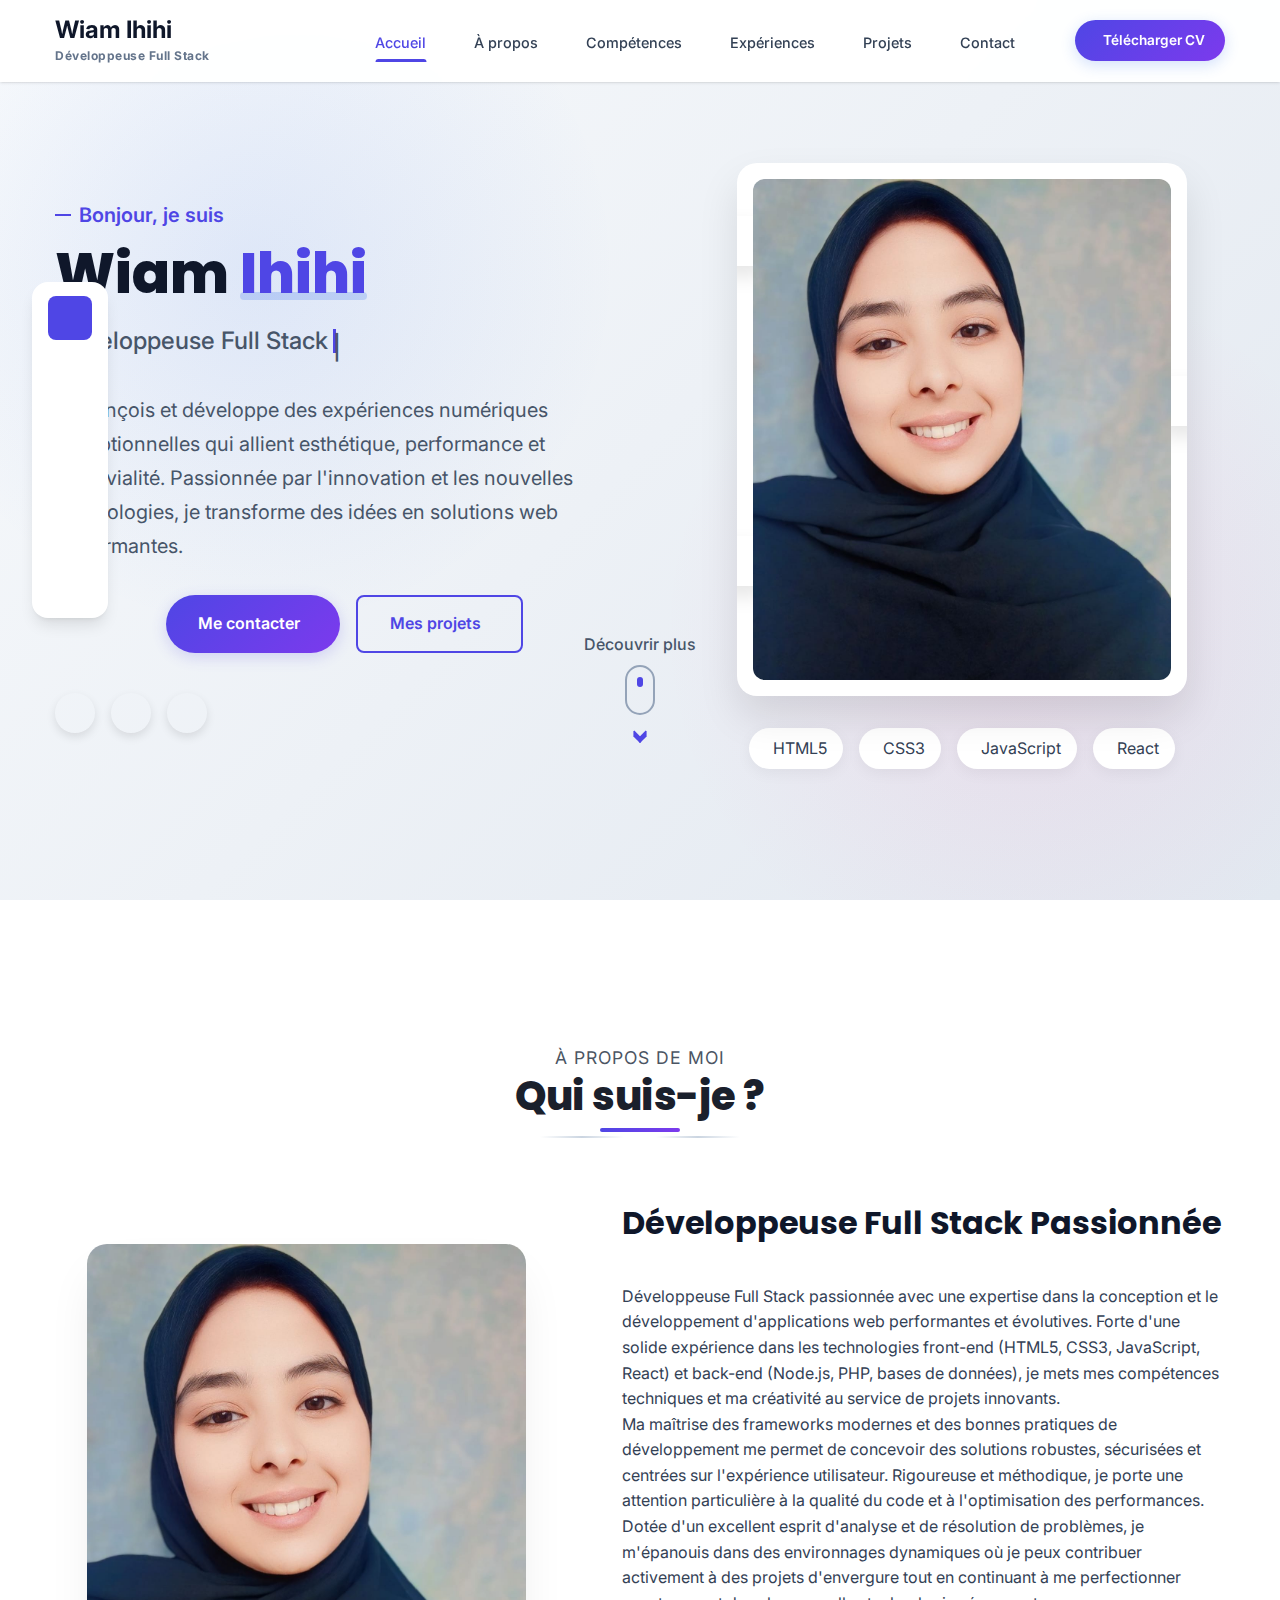
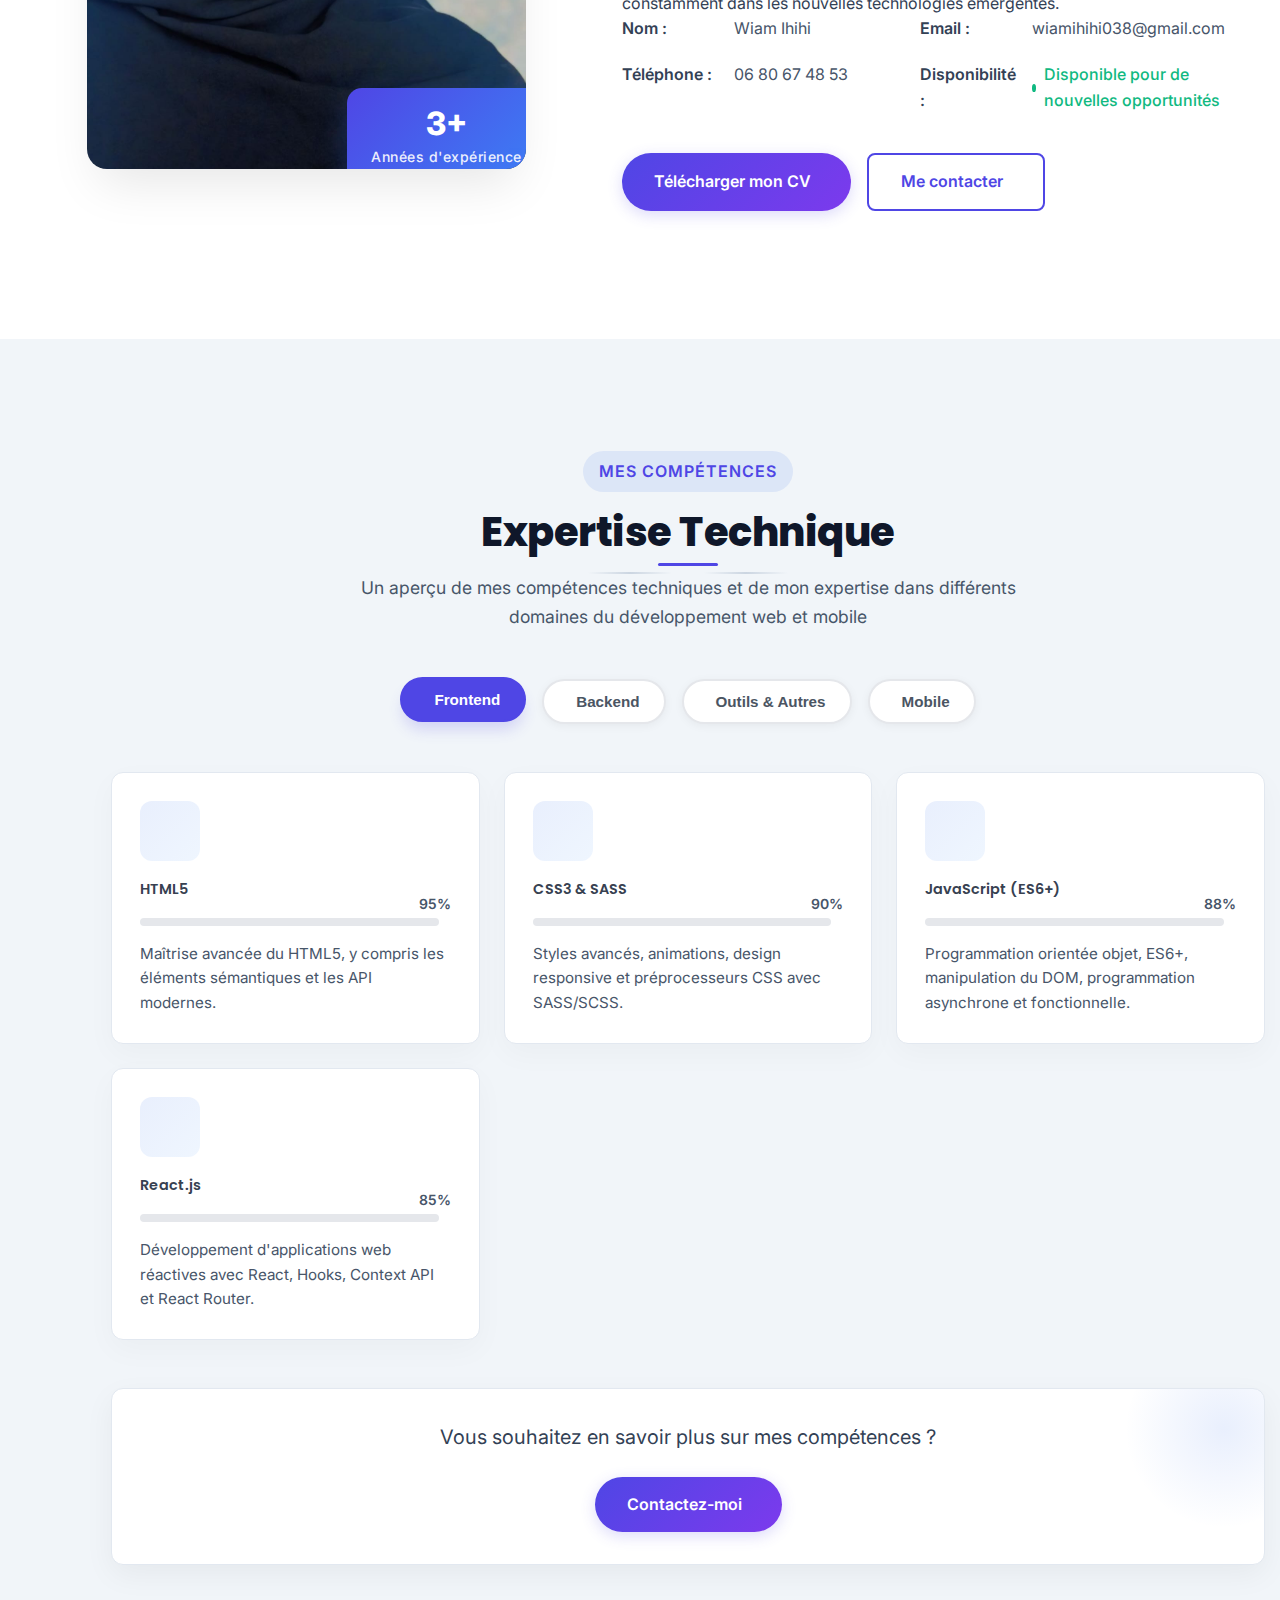
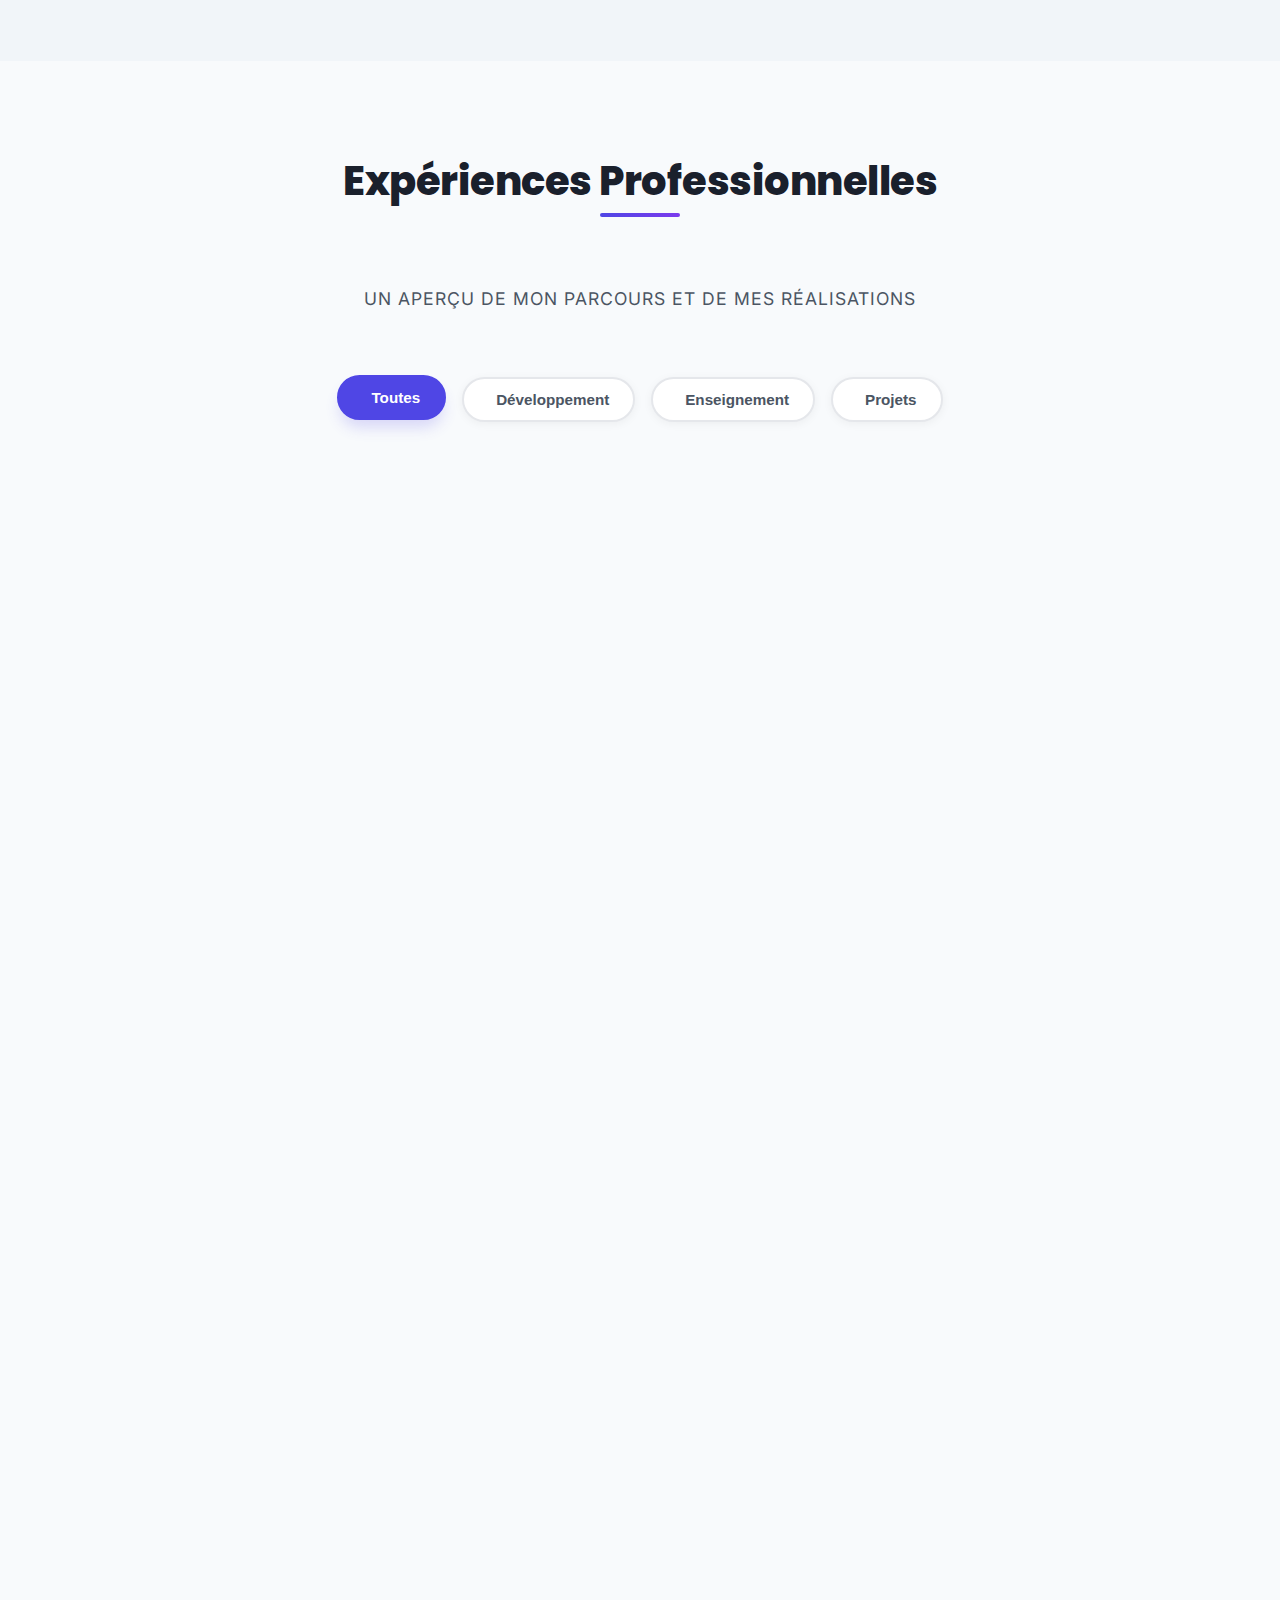
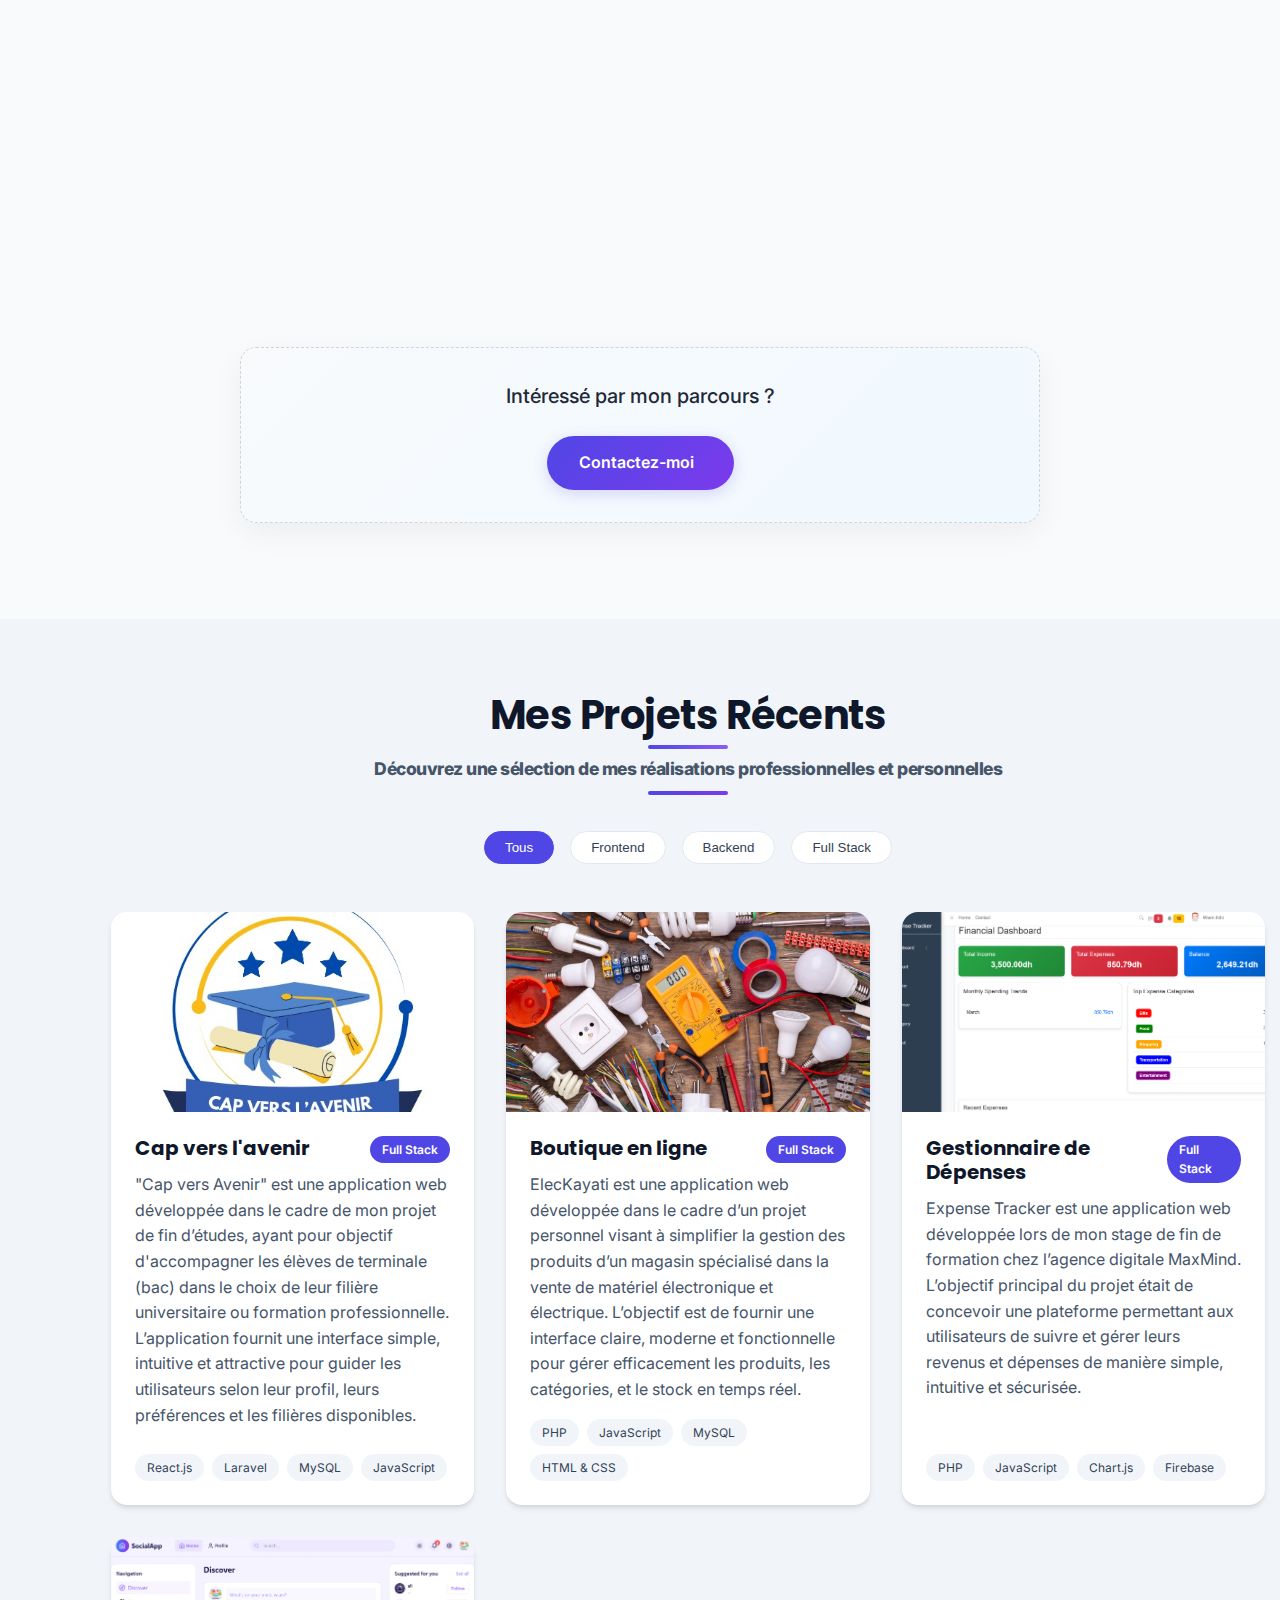
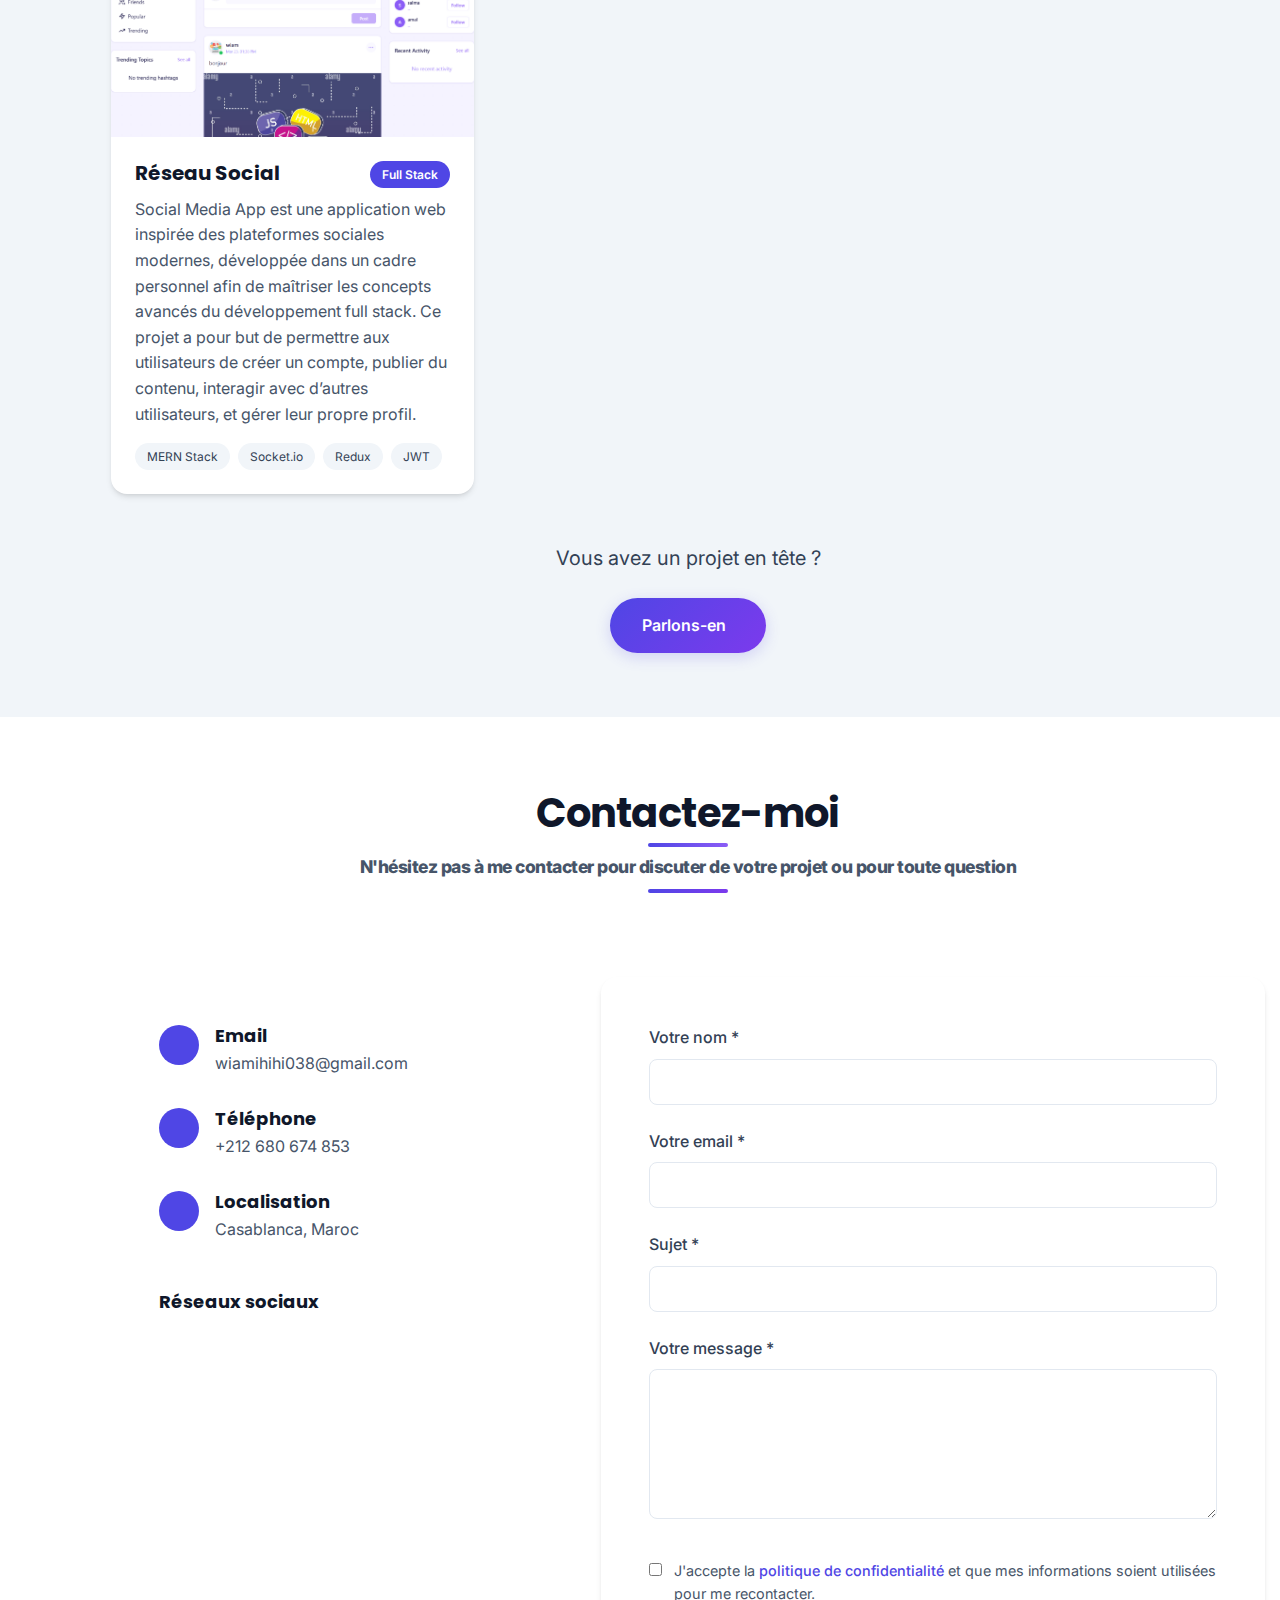
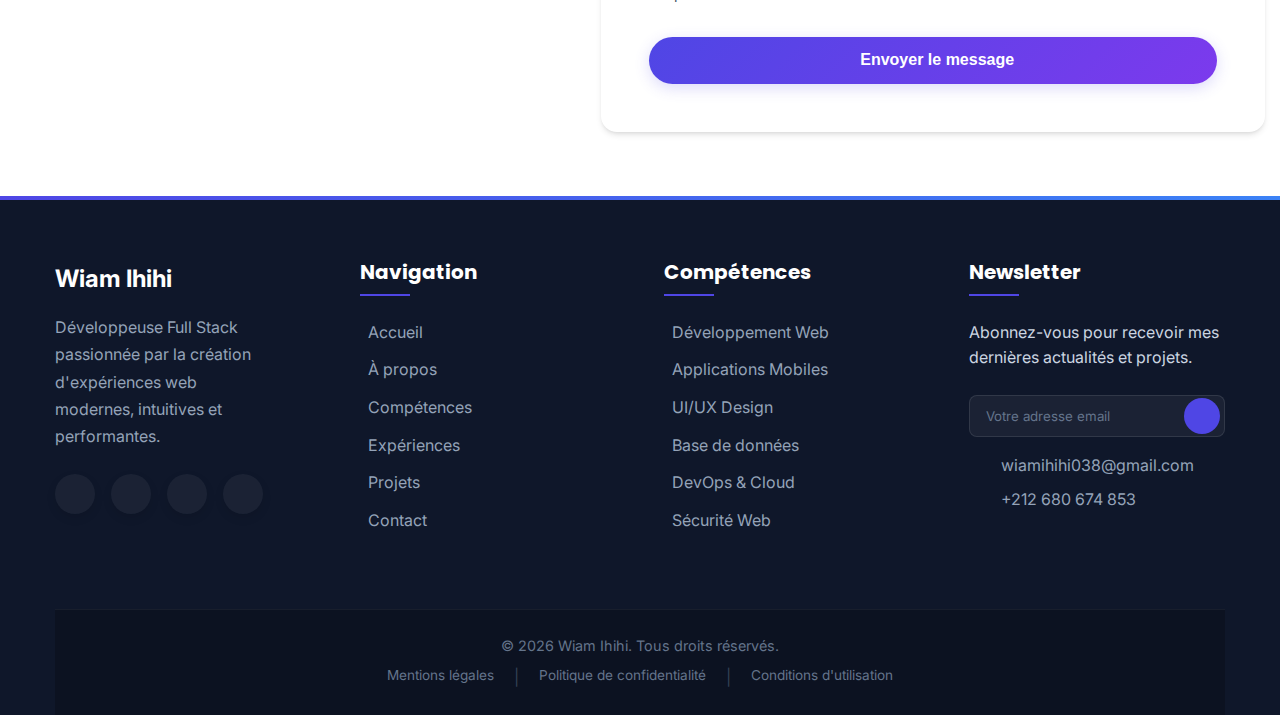
<file: index.html>
<!DOCTYPE html>
<html lang="fr">
<head>
    <meta charset="UTF-8">
    <meta name="viewport" content="width=device-width, initial-scale=1.0">
    <title>Wiam Ihihi | Développeuse Full Stack - Portfolio Professionnel</title>
    <meta name="description" content="Portfolio de Wiam Ihihi, Développeuse Full Stack passionnée par la création d'applications web modernes, performantes et accessibles.">
    <meta name="author" content="Wiam Ihihi">
    <meta name="keywords" content="développeuse, full stack, portfolio, développement web, applications web, Wiam Ihihi">
    
    <!-- Favicon -->
    <link rel="icon" type="image/png" href="favicon.ico">
    
    <!-- Feuilles de style -->
    <link rel="stylesheet" href="styles-new.css">
    
    <!-- Icônes Font Awesome -->
    <link rel="stylesheet" href="https://cdnjs.cloudflare.com/ajax/libs/font-awesome/6.4.0/css/all.min.css" 
          integrity="sha512-iecdLmaskl7CVkqkXNQ/ZH/XLlvWZOJyj7Yy7tcenmpD1ypASozpmT/E0iPtmFIB46ZmdtAc9eNBvH0H/ZpiBw==" 
          crossorigin="anonymous" referrerpolicy="no-referrer" />
    
    <!-- Feuille de style pour la section Expériences -->
    <link rel="stylesheet" href="experience-styles.css">
    
    <!-- Google Fonts -->
    <link rel="preconnect" href="https://fonts.googleapis.com">
    <link rel="preconnect" href="https://fonts.gstatic.com" crossorigin>
    <link href="https://fonts.googleapis.com/css2?family=Inter:wght@300;400;500;600;700&family=Poppins:wght@400;500;600;700&display=swap" rel="stylesheet">
    
    <!-- Balises Open Graph pour le partage sur les réseaux sociaux -->
    <meta property="og:title" content="Wiam Ihihi | Développeuse Full Stack">
    <meta property="og:description" content="Portfolio professionnel de Wiam Ihihi, Développeuse Full Stack passionnée par la création d'applications web modernes et performantes.">
    <meta property="og:type" content="website">
    <meta property="og:url" content="https://votresite.com">
    <meta property="og:image" content="https://votresite.com/images/og-image.jpg">
    
    <!-- Balises Twitter Card -->
    <meta name="twitter:card" content="summary_large_image">
    <meta name="twitter:title" content="Wiam Ihihi | Développeuse Full Stack">
    <meta name="twitter:description" content="Portfolio professionnel de Wiam Ihihi, Développeuse Full Stack">
    <meta name="twitter:image" content="https://votresite.com/images/twitter-card.jpg">
</head>
<body>
    <!-- Navigation verticale -->
    <nav class="nav-vertical">
        <a href="#accueil" class="active" data-tooltip="Accueil"><i class="fas fa-home"></i></a>
        <a href="#a-propos" data-tooltip="À propos"><i class="fas fa-user"></i></a>
        <a href="#competences" data-tooltip="Compétences"><i class="fas fa-code"></i></a>
        <a href="#experiences" data-tooltip="Expériences"><i class="fas fa-briefcase"></i></a>
        <a href="#projets" data-tooltip="Projets"><i class="fas fa-project-diagram"></i></a>
        <a href="#contact" data-tooltip="Contact"><i class="fas fa-envelope"></i></a>
    </nav>

    <!-- En-tête -->
    <header class="header" id="header">
        <div class="container">
            <div class="logo">
                <a href="#accueil" class="logo-link">
                    <span class="logo-text">Wiam Ihihi</span>
                    <span class="logo-subtitle">Développeuse Full Stack</span>
                </a>
            </div>
            
            <button class="nav-toggle" id="nav-toggle" aria-label="Menu" aria-expanded="false">
                <span class="hamburger">
                    <span class="hamburger-line"></span>
                    <span class="hamburger-line"></span>
                    <span class="hamburger-line"></span>
                </span>
            </button>
            
            <nav class="nav-desktop" id="nav-desktop">
                <div class="nav-links">
                    <a href="#accueil" class="nav-link active" data-section="accueil">
                        <i class="fas fa-home nav-icon"></i>
                        <span>Accueil</span>
                    </a>
                    <a href="#a-propos" class="nav-link" data-section="a-propos">
                        <i class="fas fa-user nav-icon"></i>
                        <span>À propos</span>
                    </a>
                    <a href="#competences" class="nav-link" data-section="competences">
                        <i class="fas fa-code nav-icon"></i>
                        <span>Compétences</span>
                    </a>
                    <a href="#experiences" class="nav-link" data-section="experiences">
                        <i class="fas fa-briefcase nav-icon"></i>
                        <span>Expériences</span>
                    </a>
                    <a href="#projets" class="nav-link" data-section="projets">
                        <i class="fas fa-project-diagram nav-icon"></i>
                        <span>Projets</span>
                    </a>
                    <a href="#contact" class="nav-link" data-section="contact">
                        <i class="fas fa-envelope nav-icon"></i>
                        <span>Contact</span>
                    </a>
                </div>
                <div class="nav-actions">
                    <a href="cv.html" class="btn btn-primary btn-cv">
                        <i class="fas fa-download"></i>
                        <span>Télécharger CV</span>
                    </a>
                </div>
            </nav>
        </div>
    </header>

    <!-- Menu mobile -->
    <div class="mobile-menu" id="mobile-menu">
        <div class="mobile-menu-header">
            <div class="mobile-logo">Wiam Ihihi</div>
            <button class="mobile-close" id="mobile-close">
                <i class="fas fa-times"></i>
            </button>
        </div>
        <div class="mobile-menu-content">
            <a href="#accueil" class="mobile-link active" data-section="accueil">
                <i class="fas fa-home"></i>
                <span>Accueil</span>
            </a>
            <a href="#a-propos" class="mobile-link" data-section="a-propos">
                <i class="fas fa-user"></i>
                <span>À propos</span>
            </a>
            <a href="#competences" class="mobile-link" data-section="competences">
                <i class="fas fa-code"></i>
                <span>Compétences</span>
            </a>
            <a href="#experiences" class="mobile-link" data-section="experiences">
                <i class="fas fa-briefcase"></i>
                <span>Expériences</span>
            </a>
            <a href="#projets" class="mobile-link" data-section="projets">
                <i class="fas fa-project-diagram"></i>
                <span>Projets</span>
            </a>
            <a href="#contact" class="mobile-link" data-section="contact">
                <i class="fas fa-envelope"></i>
                <span>Contact</span>
            </a>
            <div class="mobile-actions">
                <a href="cv.html" class="btn btn-primary btn-block">
                    <i class="fas fa-download"></i>
                    <span>Télécharger mon CV</span>
                </a>
                <a href="cv.html" class="btn btn-outline btn-block">
                    <i class="fas fa-file-alt"></i>
                    <span>Voir mon CV en ligne</span>
                </a>
            </div>
            <div class="mobile-social">
                <a href="https://github.com/wiamihihi" target="_blank" class="social-icon" aria-label="GitHub">
                    <i class="fab fa-github"></i>
                </a>
                <a href="#" class="social-icon" aria-label="LinkedIn">
                    <i class="fab fa-linkedin-in"></i>
                </a>
                <a href="#" class="social-icon" aria-label="Twitter">
                    <i class="fab fa-twitter"></i>
                </a>
            </div>
        </div>
    </div>
    <div class="h-20"></div>
                    <a href="https://github.com/wiamihihi" target="_blank" title="GitHub">
                        <i class="fab fa-github"></i>
                    </a>
                </div>
            </div>
        </div>
    </nav>
    <div class="h-20"></div>

  

    <!-- Section Hero -->
    <section id="accueil" class="hero">
        <div class="container">
            <div class="hero-content">
                <div class="hero-text">
                    <span class="greeting">Bonjour, je suis</span>
                    <h1>Wiam <span>Ihihi</span></h1>
                    <div class="typing-text">
                        <span class="text">Développeuse Full Stack</span>
                        <span class="cursor">|</span>
                    </div>
                    <p class="hero-description">
                        Je conçois et développe des expériences numériques exceptionnelles qui allient esthétique, performance et convivialité.
                        Passionnée par l'innovation et les nouvelles technologies, je transforme des idées en solutions web performantes.
                    </p>
                    <div class="hero-buttons">
                        <a href="#contact" class="btn btn-primary">
                            <span>Me contacter</span>
                            <i class="fas fa-paper-plane"></i>
                        </a>
                        <a href="#projets" class="btn btn-outline">
                            <span>Mes projets</span>
                            <i class="fas fa-code"></i>
                        </a>
                    </div>
                    <div class="hero-social">
                        <a href="#" class="social-icon" aria-label="LinkedIn"><i class="fab fa-linkedin-in"></i></a>
                        <a href="#" class="social-icon" aria-label="GitHub"><i class="fab fa-github"></i></a>
                        <a href="#" class="social-icon" aria-label="Twitter"><i class="fab fa-twitter"></i></a>
                    </div>
                </div>
                <div class="hero-image">
                    <div class="image-wrapper">
                        <img src="images/profil.jpg" alt="Wiam Ihihi" class="profile-img">
                        <div class="floating-elements">
                            <span class="floating-element element-1"><i class="fab fa-html5"></i></span>
                            <span class="floating-element element-2"><i class="fab fa-css3-alt"></i></span>
                            <span class="floating-element element-3"><i class="fab fa-js"></i></span>
                            <span class="floating-element element-4"><i class="fab fa-react"></i></span>
                            <span class="floating-element element-5"><i class="fab fa-node-js"></i></span>
                        </div>
                    </div>
                    <div class="tech-stack">
                        <div class="tech-stack-item">
                            <i class="fab fa-html5"></i>
                            <span>HTML5</span>
                        </div>
                        <div class="tech-stack-item">
                            <i class="fab fa-css3-alt"></i>
                            <span>CSS3</span>
                        </div>
                        <div class="tech-stack-item">
                            <i class="fab fa-js"></i>
                            <span>JavaScript</span>
                        </div>
                        <div class="tech-stack-item">
                            <i class="fab fa-react"></i>
                            <span>React</span>
                        </div>
                    </div>
                </div>
            </div>
            <div class="hero-scroll">
                <a href="#a-propos" class="scroll-down">
                    <span>Découvrir plus</span>
                    <div class="mouse">
                        <div class="wheel"></div>
                    </div>
                    <div class="arrow">
                        <span></span>
                        <span></span>
                        <span></span>
                    </div>
                </a>
            </div>
        </div>
    </section>

    <!-- Section À propos -->
    <section id="a-propos" class="about">
        <div class="container">
            <div class="section-header">
                <span class="section-subtitle">À propos de moi</span>
                <h2 class="section-title">Qui suis-je ?</h2>
                <div class="section-divider">
                    <span></span>
                    <i class="fas fa-user"></i>
                    <span></span>
                </div>
            </div>
            <div class="about-content">
                <div class="about-image">
                    <div class="image-container">
                        <img src="images/profil.jpg" alt="Wiam Ihihi" class="profile-about">
                        <div class="experience-badge">
                            <span class="number">3+</span>
                            <span class="text">Années d'expérience</span>
                        </div>
                    </div>
                </div>
                <div class="about-details">
                    <h3>Développeuse Full Stack Passionnée</h3>
                    <p class="about-text">
                        <p>Développeuse Full Stack passionnée avec une expertise dans la conception et le développement d'applications web performantes et évolutives. Forte d'une solide expérience dans les technologies front-end (HTML5, CSS3, JavaScript, React) et back-end (Node.js, PHP, bases de données), je mets mes compétences techniques et ma créativité au service de projets innovants.</p>
                <p>Ma maîtrise des frameworks modernes et des bonnes pratiques de développement me permet de concevoir des solutions robustes, sécurisées et centrées sur l'expérience utilisateur. Rigoureuse et méthodique, je porte une attention particulière à la qualité du code et à l'optimisation des performances.</p>
                <p>Dotée d'un excellent esprit d'analyse et de résolution de problèmes, je m'épanouis dans des environnages dynamiques où je peux contribuer activement à des projets d'envergure tout en continuant à me perfectionner constamment dans les nouvelles technologies émergentes.</p>
              </p>
                    <div class="about-info">
                        <div class="info-item">
                            <span class="info-title">Nom :</span>
                            <span class="info-value">Wiam Ihihi</span>
                        </div>
                        <div class="info-item">
                            <span class="info-title">Email :</span>
                            <a href="mailto:wiamihihi038@gmail.com" class="info-value">wiamihihi038@gmail.com</a>
                        </div>
                        <div class="info-item">
                            <span class="info-title">Téléphone :</span>
                            <a href="tel:0680674853" class="info-value">06 80 67 48 53</a>
                        </div>
                        <div class="info-item">
                            <span class="info-title">Disponibilité :</span>
                            <span class="info-value available">Disponible pour de nouvelles opportunités</span>
                        </div>
                    </div>
                    <div class="about-cta">
                        <a href="#" class="btn btn-primary">
                            <span>Télécharger mon CV</span>
                            <i class="fas fa-download"></i>
                        </a>
                        <a href="#contact" class="btn btn-outline">
                            <span>Me contacter</span>
                            <i class="fas fa-envelope"></i>
                        </a>
                    </div>
                </div>
            </div>
        </div>
    </section>

    
    <!-- Section Compétences -->
    <!-- Section Compétences -->
    <section id="competences" class="section skills">
        <div class="container">
            <div class="section-header">
                <span class="section-subtitle">Mes Compétences</span>
                <h2 class="section-title">Expertise Technique</h2>
                <div class="section-divider">
                    <span></span>
                    <i class="fas fa-code"></i>
                    <span></span>
                </div>
                <p class="section-description">Un aperçu de mes compétences techniques et de mon expertise dans différents domaines du développement web et mobile</p>
            </div>
            
            <!-- Navigation par onglets -->
            <div class="skills-tabs">
                <button class="tab-btn active" data-tab="frontend">
                    <i class="fas fa-laptop-code"></i>
                    <span>Frontend</span>
                </button>
                <button class="tab-btn" data-tab="backend">
                    <i class="fas fa-server"></i>
                    <span>Backend</span>
                </button>
                <button class="tab-btn" data-tab="tools">
                    <i class="fas fa-tools"></i>
                    <span>Outils & Autres</span>
                </button>
                <button class="tab-btn" data-tab="mobile">
                    <i class="fas fa-mobile-alt"></i>
                    <span>Mobile</span>
                </button>
            </div>
            
            <!-- Contenu des onglets -->
            <div class="skills-content">
                <!-- Onglet Frontend -->
                <div class="tab-content active" id="frontend">
                    <div class="skills-grid">
                        <!-- HTML5 -->
                        <div class="skill-card" data-aos="fade-up">
                            <div class="skill-icon">
                                <i class="fab fa-html5"></i>
                            </div>
                            <h3 class="skill-name">HTML5</h3>
                            <div class="skill-level">
                                <div class="progress-bar">
                                    <div class="progress" style="width: 95%"></div>
                                </div>
                                <span class="percentage">95%</span>
                            </div>
                            <p class="skill-description">Maîtrise avancée du HTML5, y compris les éléments sémantiques et les API modernes.</p>
                        </div>
                        
                        <!-- CSS3 & SASS -->
                        <div class="skill-card" data-aos="fade-up" data-aos-delay="100">
                            <div class="skill-icon">
                                <i class="fab fa-sass"></i>
                            </div>
                            <h3 class="skill-name">CSS3 & SASS</h3>
                            <div class="skill-level">
                                <div class="progress-bar">
                                    <div class="progress" style="width: 90%"></div>
                                </div>
                                <span class="percentage">90%</span>
                            </div>
                            <p class="skill-description">Styles avancés, animations, design responsive et préprocesseurs CSS avec SASS/SCSS.</p>
                        </div>
                        
                        <!-- JavaScript (ES6+) -->
                        <div class="skill-card" data-aos="fade-up" data-aos-delay="200">
                            <div class="skill-icon">
                                <i class="fab fa-js"></i>
                            </div>
                            <h3 class="skill-name">JavaScript (ES6+)</h3>
                            <div class="skill-level">
                                <div class="progress-bar">
                                    <div class="progress" style="width: 88%"></div>
                                </div>
                                <span class="percentage">88%</span>
                            </div>
                            <p class="skill-description">Programmation orientée objet, ES6+, manipulation du DOM, programmation asynchrone et fonctionnelle.</p>
                        </div>
                        
                        <!-- React.js -->
                        <div class="skill-card" data-aos="fade-up" data-aos-delay="300">
                            <div class="skill-icon">
                                <i class="fab fa-react"></i>
                            </div>
                            <h3 class="skill-name">React.js</h3>
                            <div class="skill-level">
                                <div class="progress-bar">
                                    <div class="progress" style="width: 85%"></div>
                                </div>
                                <span class="percentage">85%</span>
                            </div>
                            <p class="skill-description">Développement d'applications web réactives avec React, Hooks, Context API et React Router.</p>
                        </div>
                    </div>
                </div>
                
                <!-- Onglet Backend -->
                <div class="tab-content" id="backend">
                    <div class="skills-grid">
                        <!-- Node.js -->
                        <div class="skill-card" data-aos="fade-up">
                            <div class="skill-icon">
                                <i class="fab fa-node-js"></i>
                            </div>
                            <h3 class="skill-name">Node.js</h3>
                            <div class="skill-level">
                                <div class="progress-bar">
                                    <div class="progress" style="width: 87%"></div>
                                </div>
                                <span class="percentage">87%</span>
                            </div>
                            <p class="skill-description">Développement d'applications serveur avec Node.js, gestion des flux et des événements asynchrones.</p>
                        </div>
                        
                        <!-- Express.js -->
                        <div class="skill-card" data-aos="fade-up" data-aos-delay="100">
                            <div class="skill-icon">
                                <i class="fas fa-code"></i>
                            </div>
                            <h3 class="skill-name">Express.js</h3>
                            <div class="skill-level">
                                <div class="progress-bar">
                                    <div class="progress" style="width: 85%"></div>
                                </div>
                                <span class="percentage">85%</span>
                            </div>
                            <p class="skill-description">Création d'API RESTful et d'applications web avec le framework Express.js.</p>
                        </div>
                        
                        <!-- API REST -->
                        <div class="skill-card" data-aos="fade-up" data-aos-delay="200">
                            <div class="skill-icon">
                                <i class="fas fa-exchange-alt"></i>
                            </div>
                            <h3 class="skill-name">API REST</h3>
                            <div class="skill-level">
                                <div class="progress-bar">
                                    <div class="progress" style="width: 88%"></div>
                                </div>
                                <span class="percentage">88%</span>
                            </div>
                            <p class="skill-description">Conception et développement d'API RESTful avec des bonnes pratiques (stateless, HATEOAS, versioning).</p>
                        </div>
                        
                        <!-- MongoDB -->
                        <div class="skill-card" data-aos="fade-up" data-aos-delay="300">
                            <div class="skill-icon">
                                <i class="fas fa-database"></i>
                            </div>
                            <h3 class="skill-name">MongoDB</h3>
                            <div class="skill-level">
                                <div class="progress-bar">
                                    <div class="progress" style="width: 82%"></div>
                                </div>
                                <span class="percentage">82%</span>
                            </div>
                            <p class="skill-description">Conception et gestion de bases de données NoSQL avec MongoDB, Mongoose et agrégations.</p>
                        </div>
                    </div>
                </div>
                
                <!-- Onglet Outils & Autres -->
                <div class="tab-content" id="tools">
                    <div class="skills-grid">
                        <!-- Git & GitHub -->
                        <div class="skill-card" data-aos="fade-up">
                            <div class="skill-icon">
                                <i class="fab fa-git-alt"></i>
                            </div>
                            <h3 class="skill-name">Git & GitHub</h3>
                            <div class="skill-level">
                                <div class="progress-bar">
                                    <div class="progress" style="width: 90%"></div>
                                </div>
                                <span class="percentage">90%</span>
                            </div>
                            <p class="skill-description">Gestion de versions avec Git, GitHub, GitLab et flux de travail collaboratif (pull requests, issues, actions).</p>
                        </div>
                        
                        <!-- Docker -->
                        <div class="skill-card" data-aos="fade-up" data-aos-delay="100">
                            <div class="skill-icon">
                                <i class="fab fa-docker"></i>
                            </div>
                            <h3 class="skill-name">Docker</h3>
                            <div class="skill-level">
                                <div class="progress-bar">
                                    <div class="progress" style="width: 78%"></div>
                                </div>
                                <span class="percentage">78%</span>
                            </div>
                            <p class="skill-description">Conteneurisation d'applications avec Docker, Docker Compose et gestion des images.</p>
                        </div>
                        
                        <!-- CI/CD -->
                        <div class="skill-card" data-aos="fade-up" data-aos-delay="200">
                            <div class="skill-icon">
                                <i class="fas fa-sync"></i>
                            </div>
                            <h3 class="skill-name">CI/CD</h3>
                            <div class="skill-level">
                                <div class="progress-bar">
                                    <div class="progress" style="width: 80%"></div>
                                </div>
                                <span class="percentage">80%</span>
                            </div>
                            <p class="skill-description">Mise en place de pipelines d'intégration et de déploiement continus avec GitHub Actions, GitLab CI.</p>
                        </div>
                        
                        <!-- Figma -->
                        <div class="skill-card" data-aos="fade-up" data-aos-delay="300">
                            <div class="skill-icon">
                                <i class="fab fa-figma"></i>
                            </div>
                            <h3 class="skill-name">Figma</h3>
                            <div class="skill-level">
                                <div class="progress-bar">
                                    <div class="progress" style="width: 75%"></div>
                                </div>
                                <span class="percentage">75%</span>
                            </div>
                            <p class="skill-description">Conception d'interfaces utilisateur, maquettes et prototypes avec Figma et outils de design.</p>
                        </div>
                    </div>
                </div>
                
                <!-- Onglet Mobile -->
                <div class="tab-content" id="mobile">
                    <div class="skills-grid">
                        <!-- React Native -->
                        <div class="skill-card" data-aos="fade-up">
                            <div class="skill-icon">
                                <i class="fab fa-react"></i>
                            </div>
                            <h3 class="skill-name">React Native</h3>
                            <div class="skill-level">
                                <div class="progress-bar">
                                    <div class="progress" style="width: 75%"></div>
                                </div>
                                <span class="percentage">75%</span>
                            </div>
                            <p class="skill-description">Développement d'applications mobiles multiplateformes avec React Native.</p>
                        </div>
                        
                        <!-- Flutter -->
                        <div class="skill-card" data-aos="fade-up" data-aos-delay="100">
                            <div class="skill-icon">
                                <i class="fas fa-mobile-alt"></i>
                            </div>
                            <h3 class="skill-name">Flutter</h3>
                            <div class="skill-level">
                                <div class="progress-bar">
                                    <div class="progress" style="width: 65%"></div>
                                </div>
                                <span class="percentage">65%</span>
                            </div>
                            <p class="skill-description">Développement d'applications mobiles natives avec Flutter et Dart.</p>
                        </div>
                        
                        <!-- UI/UX Mobile -->
                        <div class="skill-card" data-aos="fade-up" data-aos-delay="200">
                            <div class="skill-icon">
                                <i class="fas fa-paint-brush"></i>
                            </div>
                            <h3 class="skill-name">UI/UX Mobile</h3>
                            <div class="skill-level">
                                <div class="progress-bar">
                                    <div class="progress" style="width: 80%"></div>
                                </div>
                                <span class="percentage">80%</span>
                            </div>
                            <p class="skill-description">Conception d'interfaces utilisateur intuitives et expériences utilisateur optimisées pour mobile.</p>
                        </div>
                    </div>
                </div>
            </div>
            
            <!-- Appel à l'action -->
            <div class="skills-cta" data-aos="fade-up">
                <p>Vous souhaitez en savoir plus sur mes compétences ?</p>
                <a href="#contact" class="btn btn-primary">
                    <span>Contactez-moi</span>
                    <i class="fas fa-arrow-right"></i>
                </a>
            </div>
              
        </div>
    </section>

    <!-- Section Expériences Professionnelles -->
    <section id="experiences" class="experience">
        <div class="container">
            <div class="section-header">
                <h2 class="section-title">Expériences Professionnelles</h2>
                <p class="section-subtitle">Un aperçu de mon parcours et de mes réalisations</p>
            </div>
            
            <!-- Navigation par onglets -->
            <div class="experience-tabs">
                <button class="tab-btn active" data-tab="all">
                    <i class="fas fa-briefcase"></i> Toutes
                </button>
                <button class="tab-btn" data-tab="development">
                    <i class="fas fa-laptop-code"></i> Développement
                </button>
                <button class="tab-btn" data-tab="teaching">
                    <i class="fas fa-chalkboard-teacher"></i> Enseignement
                </button>
                <button class="tab-btn" data-tab="hackathon">
                    <i class="fas fa-code-branch"></i> Projets
                </button>
            </div>
            
            <div class="experience-cards">
                <!-- Carte Expérience 1 -->
                <div class="experience-card" data-category="development">
                    <div class="experience-header">
                        <div class="experience-icon">
                            <i class="fas fa-laptop-code"></i>
                        </div>
                        <h3 class="experience-title">Développeuse Web Full Stack</h3>
                        <span class="experience-company">Agence Digitale MaxMind - Casablanca</span>
                        <div class="experience-date">
                            <i class="far fa-calendar-alt"></i> Mars 2025 (1 mois) - Stage de fin de formation
                        </div>
                    </div>
                    <div class="experience-content">
                        <p class="experience-description">
                            Développement complet d'une application web de gestion budgétaire nommée Expense Tracker.
                        </p>
                        
                        <div class="experience-details">
                            <h4>Réalisations :</h4>
                            <ul class="achievements-list">
                                <li>Analyse des besoins et conception fonctionnelle de la plateforme</li>
                                <li>Développement du frontend en JavaScript, avec une interface utilisateur fluide et responsive</li>
                                <li>Création du backend en PHP, connecté à une base de données MySQL</li>
                                <li>Mise en place de l'authentification des utilisateurs</li>
                                <li>Gestion des catégories de dépenses et revenus</li>
                                <li>Affichage de statistiques sous forme de graphiques</li>
                                <li>Participation à des réunions de sprint Agile</li>
                                <li>Rédaction de documentation technique pour la maintenabilité du projet</li>
                            </ul>
                        </div>
                        
                        <div class="skills-progress">
                            <div class="skill-item">
                                <div class="skill-header">
                                    <span class="skill-name">JavaScript</span>
                                    <span class="skill-percent">90%</span>
                                </div>
                                <div class="progress-bar">
                                    <div class="progress" style="width: 90%;"></div>
                                </div>
                            </div>
                            <div class="skill-item">
                                <div class="skill-header">
                                    <span class="skill-name">PHP</span>
                                    <span class="skill-percent">85%</span>
                                </div>
                                <div class="progress-bar">
                                    <div class="progress" style="width: 85%;"></div>
                                </div>
                            </div>
                            <div class="skill-item">
                                <div class="skill-header">
                                    <span class="skill-name">MySQL</span>
                                    <span class="skill-percent">80%</span>
                                </div>
                                <div class="progress-bar">
                                    <div class="progress" style="width: 80%;"></div>
                                </div>
                            </div>
                        </div>
                        
                        <div class="experience-tags">
                            <span class="tag">JavaScript</span>
                            <span class="tag">PHP</span>
                            <span class="tag">MySQL</span>
                            <span class="tag">XAMPP</span>
                            <span class="tag">Postman</span>
                            <span class="tag">Git</span>
                        </div>
                    </div>
                </div>
                
                <!-- Carte Expérience 2 -->
                <div class="experience-card" data-category="teaching">
                    <div class="experience-header">
                        <div class="experience-icon">
                            <i class="fas fa-chalkboard-teacher"></i>
                        </div>
                        <h3 class="experience-title">Enseignante de soutien scolaire</h3>
                        <span class="experience-company">Freelance - Casablanca</span>
                        <div class="experience-date">
                            <i class="far fa-calendar-alt"></i> 2021 - 2025 (en parallèle des études)
                        </div>
                    </div>
                    <div class="experience-content">
                        <p class="experience-description">
                            Aide aux élèves du collège et du lycée pour améliorer leurs résultats scolaires.
                        </p>
                        
                        <div class="experience-details">
                            <h4>Réalisations :</h4>
                            <ul class="achievements-list">
                                <li>Cours particuliers personnalisés en mathématiques, physique et français</li>
                                <li>Mise en place d'un programme pédagogique adapté au niveau de chaque élève</li>
                                <li>Préparation ciblée aux examens régionaux et nationaux</li>
                                <li>Animation de cours en présentiel et à distance (via Zoom)</li>
                                <li>Utilisation de supports interactifs : fiches d'exercices, quiz, présentations</li>
                            </ul>
                        </div>
                        
                        <div class="skills-progress">
                            <div class="skill-item">
                                <div class="skill-header">
                                    <span class="skill-name">Pédagogie</span>
                                    <span class="skill-percent">95%</span>
                                </div>
                                <div class="progress-bar">
                                    <div class="progress" style="width: 95%;"></div>
                                </div>
                            </div>
                            <div class="skill-item">
                                <div class="skill-header">
                                    <span class="skill-name">Communication</span>
                                    <span class="skill-percent">90%</span>
                                </div>
                                <div class="progress-bar">
                                    <div class="progress" style="width: 90%;"></div>
                                </div>
                            </div>
                            <div class="skill-item">
                                <div class="skill-header">
                                    <span class="skill-name">Outils numériques</span>
                                    <span class="skill-percent">85%</span>
                                </div>
                                <div class="progress-bar">
                                    <div class="progress" style="width: 85%;"></div>
                                </div>
                            </div>
                        </div>
                        
                        <div class="experience-tags">
                            <span class="tag">Pédagogie</span>
                            <span class="tag">Communication</span>
                            <span class="tag">Organisation</span>
                            <span class="tag">Adaptation</span>
                            <span class="tag">Gestion de groupe</span>
                        </div>
                    </div>
                </div>
                
                <!-- Carte Expérience 3 -->
                <div class="experience-card" data-category="hackathon">
                    <div class="experience-header">
                        <div class="experience-icon">
                            <i class="fas fa-code-branch"></i>
                        </div>
                        <h3 class="experience-title">Application web de gestion de factures et de stock</h3>
                        <span class="experience-company">Hackathon en équipe</span>
                        <div class="experience-date">
                            <i class="far fa-calendar-alt"></i> Mai 2025 (48 heures)
                        </div>
                    </div>
                    <div class="experience-content">
                        <p class="experience-description">
                            Réalisation d'un prototype fonctionnel d'application de facturation et de gestion de stock en 48h.
                        </p>
                        
                        <div class="experience-details">
                            <h4>Réalisations :</h4>
                            <ul class="achievements-list">
                                <li>Développement frontend avec React.js pour une interface dynamique et moderne</li>
                                <li>Création du backend en Laravel avec base de données MySQL</li>
                                <li>Implémentation de la gestion des produits, catégories et clients</li>
                                <li>Développement d'un générateur de factures PDF</li>
                                <li>Utilisation de GitHub pour la collaboration en équipe</li>
                                <li>Présentation finale du projet devant un jury professionnel</li>
                            </ul>
                        </div>
                        
                        <div class="skills-progress">
                            <div class="skill-item">
                                <div class="skill-header">
                                    <span class="skill-name">React.js</span>
                                    <span class="skill-percent">88%</span>
                                </div>
                                <div class="progress-bar">
                                    <div class="progress" style="width: 88%;"></div>
                                </div>
                            </div>
                            <div class="skill-item">
                                <div class="skill-header">
                                    <span class="skill-name">Laravel</span>
                                    <span class="skill-percent">82%</span>
                                </div>
                                <div class="progress-bar">
                                    <div class="progress" style="width: 82%;"></div>
                                </div>
                            </div>
                            <div class="skill-item">
                                <div class="skill-header">
                                    <span class="skill-name">Travail d'équipe</span>
                                    <span class="skill-percent">95%</span>
                                </div>
                                <div class="progress-bar">
                                    <div class="progress" style="width: 95%;"></div>
                                </div>
                            </div>
                        </div>
                        
                        <div class="experience-tags">
                            <span class="tag">React.js</span>
                            <span class="tag">Laravel</span>
                            <span class="tag">MySQL</span>
                            <span class="tag">GitHub</span>
                            <span class="tag">Travail d'équipe</span>
                        </div>
                    </div>
                </div>
            </div>
            
            <div class="experience-cta">
                <p>Intéressé par mon parcours ?</p>
                <a href="#contact" class="btn btn-primary">
                    <span>Contactez-moi</span>
                    <i class="fas fa-arrow-right"></i>
                </a>
            </div>
        </div>
    </section>
            </div>
            
        
        </div>
    </section>

    <!-- Section Projets -->
    <section id="projets" class="section projects">
        <div class="container">
            <div class="section-title">
                <h2>Mes Projets Récents</h2>
                <p>Découvrez une sélection de mes réalisations professionnelles et personnelles</p>
            </div>
            
            <div class="projects-filters">
                <button class="filter-btn active" data-filter="all">Tous</button>
                <button class="filter-btn" data-filter="frontend">Frontend</button>
                <button class="filter-btn" data-filter="backend">Backend</button>
                <button class="filter-btn" data-filter="fullstack">Full Stack</button>
            </div>
            
            <div class="projects-grid">
                <!-- Projet 1 -->
                <div class="project-card" data-category="fullstack">
                    <div class="project-image">
                        <img src="images/cap.png" alt="cap vers avenir">
                        <div class="project-overlay">
                            <div class="project-links">
                                <a href="#" class="project-link" title="Voir la démo">
                                    <i class="fas fa-external-link-alt"></i>
                                </a>
                                <a href="#" class="project-link" title="Code source">
                                    <i class="fab fa-github"></i>
                                </a>
                            </div>
                        </div>
                    </div>
                    <div class="project-info">
                        <div class="project-header">
                            <h3>Cap vers l'avenir</h3>
                            <span class="project-badge">Full Stack</span>
                        </div>
                        <p class="project-description">
                            "Cap vers Avenir" est une application web développée dans le cadre de mon projet de fin d’études, ayant pour objectif d'accompagner les élèves de terminale (bac) dans le choix de leur filière universitaire ou formation professionnelle. L’application fournit une interface simple, intuitive et attractive pour guider les utilisateurs selon leur profil, leurs préférences et les filières disponibles.    </p>
                        <div class="project-footer">
                            <div class="project-tags">
                                <span>React.js</span>
                                <span>Laravel</span>
                                <span>MySQL</span>
                                <span>JavaScript</span>
                            </div>
                        </div>
                    </div>
                </div>
                
                <!-- Projet 2 -->
                <div class="project-card" data-category="fullstack">
                    <div class="project-image">
                        <img src="images/eleckayati.png" alt="Boutique en ligne">
                        <div class="project-overlay">
                            <div class="project-links">
                                <a href="#" class="project-link" title="Voir la démo">
                                    <i class="fas fa-external-link-alt"></i>
                                </a>
                                <a href="#" class="project-link" title="Code source">
                                    <i class="fab fa-github"></i>
                                </a>
                            </div>
                        </div>
                    </div>
                    <div class="project-info">
                        <div class="project-header">
                            <h3>Boutique en ligne</h3>
                            <span class="project-badge">Full Stack</span>
                        </div>
                        <p class="project-description">
                            ElecKayati est une application web développée dans le cadre d’un projet personnel visant à simplifier la gestion des produits d’un magasin spécialisé dans la vente de matériel électronique et électrique. L’objectif est de fournir une interface claire, moderne et fonctionnelle pour gérer efficacement les produits, les catégories, et le stock en temps réel. </p>
                        <div class="project-footer">
                            <div class="project-tags">
                                <span>PHP</span>
                                <span>JavaScript</span>
                                <span>MySQL</span>
                                <span>HTML & CSS</span>
                            </div>
                        </div>
                    </div>
                </div>
                
                <!-- Projet 3 -->
                <div class="project-card" data-category="fullstack">
                    <div class="project-image">
                        <img src="images/expense.png" alt="Gestionnaire de Dépenses">
                        <div class="project-overlay">
                            <div class="project-links">
                                <a href="#" class="project-link" title="Voir la démo">
                                    <i class="fas fa-external-link-alt"></i>
                                </a>
                                <a href="#" class="project-link" title="Code source">
                                    <i class="fab fa-github"></i>
                                </a>
                            </div>
                        </div>
                    </div>
                    <div class="project-info">
                        <div class="project-header">
                            <h3>Gestionnaire de Dépenses</h3>
                            <span class="project-badge">Full Stack</span>
                        </div>
                        <p class="project-description">
                            Expense Tracker est une application web développée lors de mon stage de fin de formation chez l’agence digitale MaxMind. L’objectif principal du projet était de concevoir une plateforme permettant aux utilisateurs de suivre et gérer leurs revenus et dépenses de manière simple, intuitive et sécurisée.   </p>
                        <div class="project-footer">
                            <div class="project-tags">
                                <span>PHP</span>
                                <span>JavaScript</span>
                                <span>Chart.js</span>
                                <span>Firebase</span>
                            </div>
                        </div>
                    </div>
                </div>
                
                <!-- Projet 4 -->
                <div class="project-card" data-category="fullstack">
                    <div class="project-image">
                        <img src="images/socielMedia.png" alt="Réseau Social">
                        <div class="project-overlay">
                            <div class="project-links">
                                <a href="#" class="project-link" title="Voir la démo">
                                    <i class="fas fa-external-link-alt"></i>
                                </a>
                                <a href="#" class="project-link" title="Code source">
                                    <i class="fab fa-github"></i>
                                </a>
                            </div>
                        </div>
                    </div>
                    <div class="project-info">
                        <div class="project-header">
                            <h3>Réseau Social</h3>
                            <span class="project-badge">Full Stack</span>
                        </div>
                        <p class="project-description">
                            Social Media App est une application web inspirée des plateformes sociales modernes, développée dans un cadre personnel afin de maîtriser les concepts avancés du développement full stack. Ce projet a pour but de permettre aux utilisateurs de créer un compte, publier du contenu, interagir avec d’autres utilisateurs, et gérer leur propre profil.   </p>
                        <div class="project-footer">
                            <div class="project-tags">
                                <span>MERN Stack</span>
                                <span>Socket.io</span>
                                <span>Redux</span>
                                <span>JWT</span>
                            </div>
                        </div>
                    </div>
                </div>
            </div>
             

</div>
</div>


            <div class="projects-cta">
                <p>Vous avez un projet en tête ?</p>
                <a href="#contact" class="btn btn-primary">
                    Parlons-en
                    <i class="fas fa-arrow-right"></i>
                </a>
            </div>
        </div>
    </section>

    <!-- Section Contact -->
    <section id="contact" class="section contact">
        <div class="container">
            <div class="section-title">
                <h2>Contactez-moi</h2>
                <p>N'hésitez pas à me contacter pour discuter de votre projet ou pour toute question</p>
            </div>
            
            <div class="contact-container">
                <!-- Informations de contact -->
                <div class="contact-info">
                    <div class="contact-info-item">
                        <div class="contact-icon">
                            <i class="fas fa-envelope"></i>
                        </div>
                        <div class="contact-details">
                            <h4>Email</h4>
                            <a href="mailto:wiamihihi038@gmail.com">wiamihihi038@gmail.com</a>
                        </div>
                    </div>
                    
                    <div class="contact-info-item">
                        <div class="contact-icon">
                            <i class="fas fa-phone-alt"></i>
                        </div>
                        <div class="contact-details">
                            <h4>Téléphone</h4>
                            <a href="tel:+212680674853">+212 680 674 853</a>
                        </div>
                    </div>
                    
                    <div class="contact-info-item">
                        <div class="contact-icon">
                            <i class="fas fa-map-marker-alt"></i>
                        </div>
                        <div class="contact-details">
                            <h4>Localisation</h4>
                            <p>Casablanca, Maroc</p>
                        </div>
                    </div>
                    
                    <div class="contact-social">
                        <h4>Réseaux sociaux</h4>
                        <div class="social-links">
                            <a href="https://linkedin.com/in/wiamihihi" target="_blank" class="social-link">
                                <i class="fab fa-linkedin-in"></i>
                            </a>
                            <a href="https://github.com/wiamihihi" target="_blank" class="social-link">
                                <i class="fab fa-github"></i>
                            </a>
                            <a href="#" class="social-link">
                                <i class="fab fa-twitter"></i>
                            </a>
                            <a href="#" class="social-link">
                                <i class="fab fa-instagram"></i>
                            </a>
                        </div>
                    </div>
                </div>
                
                <!-- Formulaire de contact -->
                <div class="contact-form-container">
                    <form id="contact-form" action="https://formspree.io/f/mayggeqy" method="POST" class="contact-form">
                        <div class="form-group">
                            <label for="name">Votre nom <span class="required">*</span></label>
                            <div class="input-group">
                                <i class="fas fa-user"></i>
                                <input type="text" id="name" name="name" required>
                            </div>
                        </div>
                        
                        <div class="form-group">
                            <label for="email">Votre email <span class="required">*</span></label>
                            <div class="input-group">
                                <i class="fas fa-envelope"></i>
                                <input type="email" id="email" name="email" required>
                            </div>
                        </div>
                        
                        <div class="form-group">
                            <label for="subject">Sujet <span class="required">*</span></label>
                            <div class="input-group">
                                <i class="fas fa-tag"></i>
                                <input type="text" id="subject" name="subject" required>
                            </div>
                        </div>
                        
                        <div class="form-group">
                            <label for="message">Votre message <span class="required">*</span></label>
                            <div class="input-group">
                                <i class="fas fa-comment-alt"></i>
                                <textarea id="message" name="message" rows="5" required></textarea>
                            </div>
                        </div>
                        
                        <div class="form-group terms">
                            <input type="checkbox" id="privacy" name="privacy" required>
                            <label for="privacy">
                                J'accepte la <a href="#">politique de confidentialité</a> et que mes informations soient utilisées pour me recontacter.
                            </label>
                        </div>
                        
                        <button type="submit" class="btn btn-primary btn-block">
                            <i class="fas fa-paper-plane"></i>
                            Envoyer le message
                        </button>
                    </form>
                </div>
            </div>
        </div>
    </section>

    <!-- Pied de page -->
    <footer class="footer">
        <div class="container">
            <div class="footer-content">
                <!-- Colonne 1: À propos -->
                <div class="footer-about">
                    <div class="footer-logo">
                        <span>Wiam Ihihi</span>
                    </div>
                    <p class="footer-about-text">
                        Développeuse Full Stack passionnée par la création d'expériences web modernes, intuitives et performantes.
                    </p>
                    <div class="footer-social">
                        <a href="https://linkedin.com/in/wiamihihi" target="_blank" class="social-icon" aria-label="LinkedIn">
                            <i class="fab fa-linkedin-in"></i>
                        </a>
                        <a href="https://github.com/wiamihihi" target="_blank" class="social-icon" aria-label="GitHub">
                            <i class="fab fa-github"></i>
                        </a>
                        <a href="#" class="social-icon" aria-label="Twitter">
                            <i class="fab fa-twitter"></i>
                        </a>
                        <a href="#" class="social-icon" aria-label="Instagram">
                            <i class="fab fa-instagram"></i>
                        </a>
                    </div>
                </div>
                
                <!-- Colonne 2: Liens rapides -->
                <div class="footer-links">
                    <h3 class="footer-title">Navigation</h3>
                    <ul class="footer-list">
                        <li><a href="#accueil"><i class="fas fa-chevron-right"></i> Accueil</a></li>
                        <li><a href="#a-propos"><i class="fas fa-chevron-right"></i> À propos</a></li>
                        <li><a href="#competences"><i class="fas fa-chevron-right"></i> Compétences</a></li>
                        <li><a href="#experiences"><i class="fas fa-chevron-right"></i> Expériences</a></li>
                        <li><a href="#projets"><i class="fas fa-chevron-right"></i> Projets</a></li>
                        <li><a href="#contact"><i class="fas fa-chevron-right"></i> Contact</a></li>
                    </ul>
                </div>
                
                <!-- Colonne 3: Compétences -->
                <div class="footer-skills">
                    <h3 class="footer-title">Compétences</h3>
                    <ul class="footer-list">
                        <li><i class="fas fa-check"></i> Développement Web</li>
                        <li><i class="fas fa-check"></i> Applications Mobiles</li>
                        <li><i class="fas fa-check"></i> UI/UX Design</li>
                        <li><i class="fas fa-check"></i> Base de données</li>
                        <li><i class="fas fa-check"></i> DevOps & Cloud</li>
                        <li><i class="fas fa-check"></i> Sécurité Web</li>
                    </ul>
                </div>
                
                <!-- Colonne 4: Newsletter -->
                <div class="footer-newsletter">
                    <h3 class="footer-title">Newsletter</h3>
                    <p>Abonnez-vous pour recevoir mes dernières actualités et projets.</p>
                    <form class="newsletter-form">
                        <div class="form-group">
                            <input type="email" placeholder="Votre adresse email" required>
                            <button type="submit" class="btn-newsletter">
                                <i class="fas fa-paper-plane"></i>
                            </button>
                        </div>
                    </form>
                    <div class="footer-contact">
                        <p><i class="fas fa-envelope"></i> wiamihihi038@gmail.com</p>
                        <p><i class="fas fa-phone-alt"></i> +212 680 674 853</p>
                    </div>
                </div>
            </div>
            
            <div class="footer-bottom">
                <div class="copyright">
                    &copy; <span id="current-year">2023</span> Wiam Ihihi. Tous droits réservés.
                </div>
                <div class="footer-legal">
                    <a href="#">Mentions légales</a>
                    <span class="separator">|</span>
                    <a href="#">Politique de confidentialité</a>
                    <span class="separator">|</span>
                    <a href="#">Conditions d'utilisation</a>
                </div>
            </div>
        </div>
    </footer>
    
    <script>
        // Mettre à jour l'année du copyright automatiquement
        document.getElementById('current-year').textContent = new Date().getFullYear();
    </script>

    <script src="script.js"></script>
    <script src="experience-script.js"></script>
</body>
</html>
</file>
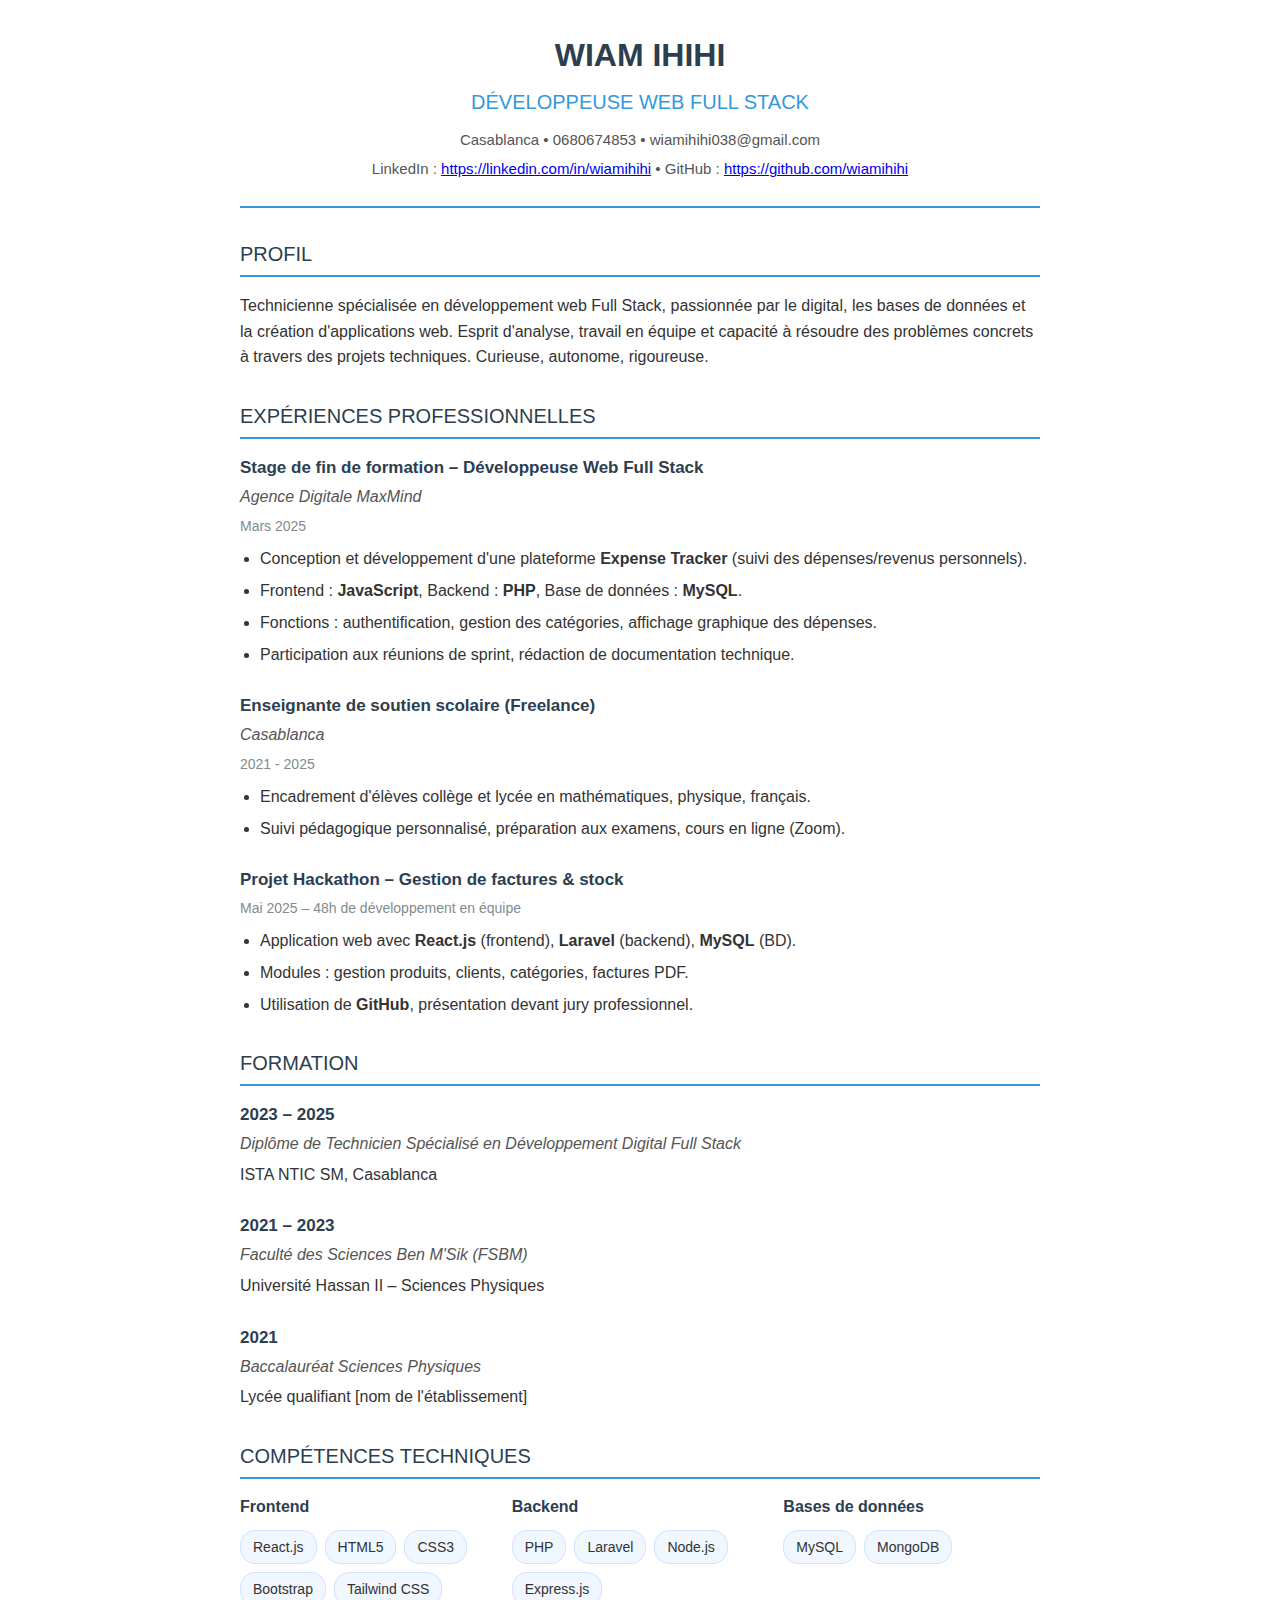
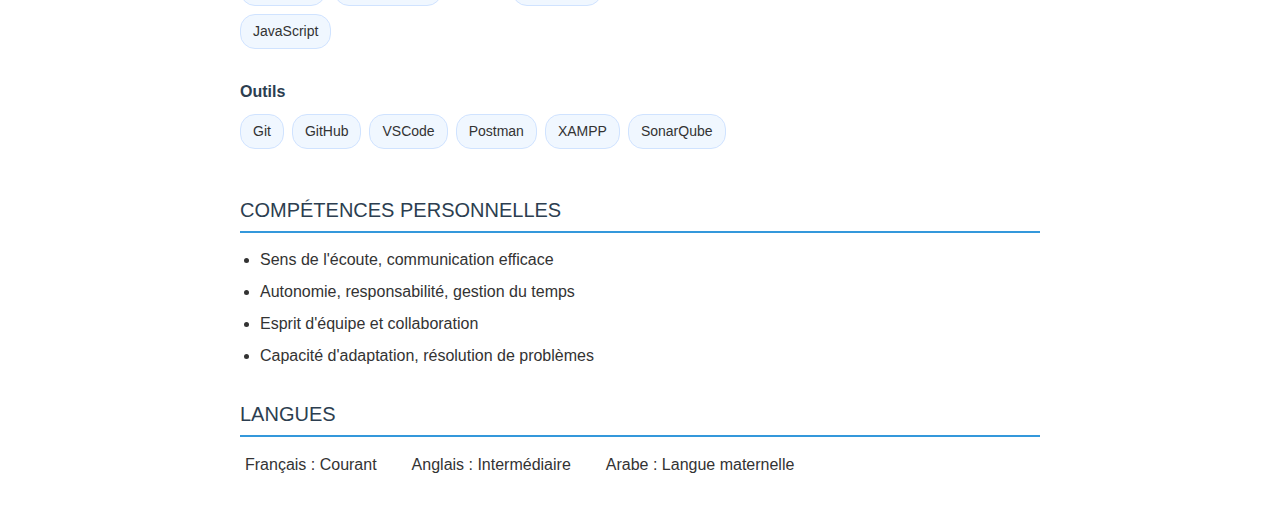
<file: cv.html>
<!DOCTYPE html>
<html lang="fr">
<head>
    <meta charset="UTF-8">
    <meta name="viewport" content="width=device-width, initial-scale=1.0">
    <title>CV - WIAM IHIHI</title>
    <style>
        body {
            font-family: Arial, sans-serif;
            line-height: 1.6;
            max-width: 800px;
            margin: 0 auto;
            padding: 30px;
            color: #333;
        }
        .header {
            text-align: center;
            margin-bottom: 30px;
            padding-bottom: 20px;
            border-bottom: 2px solid #3498db;
        }
        .name {
            font-size: 32px;
            font-weight: bold;
            color: #2c3e50;
            margin-bottom: 5px;
        }
        .title {
            font-size: 20px;
            color: #3498db;
            margin-bottom: 10px;
            font-weight: 500;
        }
        .contact-info {
            font-size: 15px;
            color: #555;
            margin-bottom: 5px;
        }
        .section {
            margin-bottom: 25px;
        }
        .section-title {
            border-bottom: 2px solid #3498db;
            color: #2c3e50;
            padding-bottom: 5px;
            margin: 30px 0 15px 0;
            font-size: 20px;
        }
        .experience, .education {
            margin-bottom: 25px;
        }
        .job-title, .degree {
            font-weight: bold;
            color: #2c3e50;
            font-size: 17px;
            margin-bottom: 3px;
        }
        .company, .school {
            font-style: italic;
            color: #555;
            margin-bottom: 5px;
            display: block;
        }
        .date {
            color: #7f8c8d;
            font-size: 14px;
            margin-bottom: 8px;
            display: block;
        }
        ul {
            margin: 10px 0;
            padding-left: 20px;
        }
        li {
            margin-bottom: 8px;
            line-height: 1.5;
        }
        .skills-container {
            display: flex;
            flex-wrap: wrap;
            gap: 15px;
        }
        .skill-category {
            flex: 1;
            min-width: 200px;
        }
        .skill-category h4 {
            margin: 0 0 10px 0;
            color: #2c3e50;
            font-size: 16px;
        }
        .skills {
            display: flex;
            flex-wrap: wrap;
            gap: 8px;
            margin-bottom: 15px;
        }
        .skill {
            background: #f0f7ff;
            padding: 5px 12px;
            border-radius: 15px;
            font-size: 14px;
            border: 1px solid #d0e3ff;
        }
        .languages {
            display: flex;
            gap: 30px;
        }
        .language {
            display: flex;
            align-items: center;
            gap: 5px;
        }
        .language i {
            color: #3498db;
        }
    </style>
</head>
<body>
    <div class="header">
        <div class="name">WIAM IHIHI</div>
        <div class="title">DÉVELOPPEUSE WEB FULL STACK</div>
        <div class="contact-info">Casablanca • 0680674853 • wiamihihi038@gmail.com</div>
        <div class="contact-info">LinkedIn : <a href="#">https://linkedin.com/in/wiamihihi</a> • GitHub : <a href="#">https://github.com/wiamihihi</a></div>
    </div>

    <div class="section">
        <div class="section-title">PROFIL</div>
        <p>Technicienne spécialisée en développement web Full Stack, passionnée par le digital, les bases de données et la création d'applications web. Esprit d'analyse, travail en équipe et capacité à résoudre des problèmes concrets à travers des projets techniques. Curieuse, autonome, rigoureuse.</p>
    </div>

    <div class="section">
        <div class="section-title">EXPÉRIENCES PROFESSIONNELLES</div>
        
        <div class="experience">
            <div class="job-title">Stage de fin de formation – Développeuse Web Full Stack</div>
            <div class="company">Agence Digitale MaxMind</div>
            <div class="date">Mars 2025</div>
            <ul>
                <li>Conception et développement d'une plateforme <strong>Expense Tracker</strong> (suivi des dépenses/revenus personnels).</li>
                <li>Frontend : <strong>JavaScript</strong>, Backend : <strong>PHP</strong>, Base de données : <strong>MySQL</strong>.</li>
                <li>Fonctions : authentification, gestion des catégories, affichage graphique des dépenses.</li>
                <li>Participation aux réunions de sprint, rédaction de documentation technique.</li>
            </ul>
        </div>

        <div class="experience">
            <div class="job-title">Enseignante de soutien scolaire (Freelance)</div>
            <div class="company">Casablanca</div>
            <div class="date">2021 - 2025</div>
            <ul>
                <li>Encadrement d'élèves collège et lycée en mathématiques, physique, français.</li>
                <li>Suivi pédagogique personnalisé, préparation aux examens, cours en ligne (Zoom).</li>
            </ul>
        </div>

        <div class="experience">
            <div class="job-title">Projet Hackathon – Gestion de factures & stock</div>
            <div class="date">Mai 2025 – 48h de développement en équipe</div>
            <ul>
                <li>Application web avec <strong>React.js</strong> (frontend), <strong>Laravel</strong> (backend), <strong>MySQL</strong> (BD).</li>
                <li>Modules : gestion produits, clients, catégories, factures PDF.</li>
                <li>Utilisation de <strong>GitHub</strong>, présentation devant jury professionnel.</li>
            </ul>
        </div>
    </div>

    <div class="section">
        <div class="section-title">FORMATION</div>
        
        <div class="education">
            <div class="degree">2023 – 2025</div>
            <div class="school">Diplôme de Technicien Spécialisé en Développement Digital Full Stack</div>
            <div>ISTA NTIC SM, Casablanca</div>
        </div>

        <div class="education">
            <div class="degree">2021 – 2023</div>
            <div class="school">Faculté des Sciences Ben M'Sik (FSBM)</div>
            <div>Université Hassan II – Sciences Physiques</div>
        </div>

        <div class="education">
            <div class="degree">2021</div>
            <div class="school">Baccalauréat Sciences Physiques</div>
            <div>Lycée qualifiant [nom de l'établissement]</div>
        </div>
    </div>

    <div class="section">
        <div class="section-title">COMPÉTENCES TECHNIQUES</div>
        <div class="skills-container">
            <div class="skill-category">
                <h4>Frontend</h4>
                <div class="skills">
                    <span class="skill">React.js</span>
                    <span class="skill">HTML5</span>
                    <span class="skill">CSS3</span>
                    <span class="skill">Bootstrap</span>
                    <span class="skill">Tailwind CSS</span>
                    <span class="skill">JavaScript</span>
                </div>
            </div>
            <div class="skill-category">
                <h4>Backend</h4>
                <div class="skills">
                    <span class="skill">PHP</span>
                    <span class="skill">Laravel</span>
                    <span class="skill">Node.js</span>
                    <span class="skill">Express.js</span>
                </div>
            </div>
            <div class="skill-category">
                <h4>Bases de données</h4>
                <div class="skills">
                    <span class="skill">MySQL</span>
                    <span class="skill">MongoDB</span>
                </div>
            </div>
            <div class="skill-category">
                <h4>Outils</h4>
                <div class="skills">
                    <span class="skill">Git</span>
                    <span class="skill">GitHub</span>
                    <span class="skill">VSCode</span>
                    <span class="skill">Postman</span>
                    <span class="skill">XAMPP</span>
                    <span class="skill">SonarQube</span>
                </div>
            </div>
        </div>
    </div>

    <div class="section">
        <div class="section-title">COMPÉTENCES PERSONNELLES</div>
        <ul>
            <li>Sens de l'écoute, communication efficace</li>
            <li>Autonomie, responsabilité, gestion du temps</li>
            <li>Esprit d'équipe et collaboration</li>
            <li>Capacité d'adaptation, résolution de problèmes</li>
        </ul>
    </div>

    <div class="section">
        <div class="section-title">LANGUES</div>
        <div class="languages">
            <div class="language">
                <i class="fas fa-check-circle"></i>
                <div>Français : Courant</div>
            </div>
            <div class="language">
                <i class="fas fa-check-circle"></i>
                <div>Anglais : Intermédiaire</div>
            </div>
            <div class="language">
                <i class="fas fa-check-circle"></i>
                <div>Arabe : Langue maternelle</div>
            </div>
        </div>
    </div>
</body>
</html>
</file>
<file: styles-new.css>
/* ===== VARIABLES ===== */
:root {
  /* Couleurs */
  --primary: #4f46e5;
  --primary-dark: #4338ca;
  --secondary: #1e1b4b;
  --accent: #8b5cf6;
  --light: #f8fafc;
  --dark: #0f172a;
  --gray-100: #f1f5f9;
  --gray-200: #e2e8f0;
  --gray-300: #cbd5e1;
  --gray-400: #94a3b8;
  --gray-500: #64748b;
  --gray-600: #475569;
  --gray-700: #334155;
  --gray-800: #1e293b;
  --gray-900: #0f172a;
  
  /* Typographie */
  --font-sans: 'Inter', system-ui, -apple-system, sans-serif;
  --font-heading: 'Poppins', system-ui, -apple-system, sans-serif;
  
  /* Espacements */
  --space-xs: 0.5rem;
  --space-sm: 1rem;
  --space-md: 1.5rem;
  --space-lg: 2rem;
  --space-xl: 3rem;
  --space-2xl: 4rem;
  
  /* Bordures */
  --radius-sm: 0.25rem;
  --radius: 0.5rem;
  --radius-lg: 1rem;
  --radius-full: 9999px;
  
  /* Ombres */
  --shadow: 0 1px 3px 0 rgb(0 0 0 / 0.1), 0 1px 2px -1px rgb(0 0 0 / 0.1);
  --shadow-md: 0 4px 6px -1px rgb(0 0 0 / 0.1), 0 2px 4px -2px rgb(0 0 0 / 0.1);
  --shadow-lg: 0 10px 15px -3px rgb(0 0 0 / 0.1), 0 4px 6px -4px rgb(0 0 0 / 0.1);
  --shadow-xl: 0 20px 25px -5px rgb(0 0 0 / 0.1), 0 8px 10px -6px rgb(0 0 0 / 0.1);
  
  /* Transitions */
  --transition: all 0.3s ease;
}

/* ===== RÉINITIALISATION ===== */
html, body {
  width: 100%;
  max-width: 100%;
  overflow-x: hidden;
}

body {
  min-width: 320px;
  position: relative;
}

* {
  -webkit-text-size-adjust: 100%;
  -webkit-font-smoothing: antialiased;
  -moz-osx-font-smoothing: grayscale;
}
*, *::before, *::after {
  margin: 0;
  padding: 0;
  box-sizing: border-box;
}

html {
  scroll-behavior: smooth;
  scroll-padding-top: 2rem;
}

body {
  font-family: var(--font-sans);
  line-height: 1.6;
  color: var(--gray-700);
  background-color: var(--light);
  overflow-x: hidden;
}

h1, h2, h3, h4, h5, h6 {
  font-family: var(--font-heading);
  font-weight: 700;
  line-height: 1.2;
  color: var(--dark);
}

a {
  text-decoration: none;
  color: var(--primary);
  transition: var(--transition);
}

a:hover {
  color: var(--primary-dark);
}

ul, ol {
  list-style: none;
}

img {
  max-width: 100%;
  height: auto;
  display: block;
}

.container {
  width: 100%;
  max-width: 1200px;
  margin: 0 auto;
  padding: 0 15px;
  position: relative;
}

/* ===== AMÉLIORATIONS MOBILE ===== */
/* Correction du viewport pour les appareils mobiles */
@viewport {
  width: device-width;
  initial-scale: 1.0;
}

/* Styles pour les cartes sur mobile */
@media (max-width: 768px) {
  /* Ajustement des cartes de compétences */
  .skills-grid {
    grid-template-columns: repeat(auto-fill, minmax(250px, 1fr));
    gap: 1rem;
  }
  
  /* Ajustement des cartes d'expérience */
  .experience-cards {
    grid-template-columns: 1fr;
    gap: 1.5rem;
  }
  
  .experience-card {
    margin: 0;
    width: 100%;
  }
  
  /* Ajustement des cartes de projets */
  .projects-grid {
    grid-template-columns: 1fr;
  }
  
  /* Ajustement des marges et paddings */
  .section {
    padding: 2.5rem 0;
  }
  
  .section-title {
    margin-bottom: 2rem;
  }
  
  .section-title h2 {
    font-size: 1.8rem;
  }
}

/* Media Queries pour le responsive */
@media (max-width: 1200px) {
  .container {
    max-width: 100%;
    padding: 0 20px;
  }
}

@media (max-width: 768px) {
  .container {
    padding: 0 15px;
  }
  
  html {
    font-size: 15px;
  }
}

@media (max-width: 480px) {
  .container {
    padding: 0 10px;
  }
  
  html {
    font-size: 14px;
  }
}

.section {
  padding: var(--space-2xl) 0;
  position: relative;
}

/* Styles généraux pour les titres de section */
.section-title {
  text-align: center;
  margin: 0 auto var(--space-xl);
  max-width: 1200px;
  width: 100%;
  padding: 0 2rem;
  box-sizing: border-box;
}

.section-title h2 {
  font-size: 2.5rem;
  position: relative;
  display: block;
  margin: 0 auto var(--space-sm);
  color: var(--dark);
  font-weight: 700;
  text-align: center;
}

.section-title h2::after {
  content: '';
  position: absolute;
  bottom: -12px;
  left: 50%;
  transform: translateX(-50%);
  width: 80px;
  height: 4px;
  background: linear-gradient(90deg, var(--primary), var(--accent));
  border-radius: var(--radius);
}

.section-title p {
  color: var(--gray-600);
  max-width: 800px;
  margin: 0 auto;
  font-size: 1.125rem;
  line-height: 1.6;
  text-align: center;
}

/* ===== BOUTONS ===== */
.btn {
  display: inline-flex;
  align-items: center;
  justify-content: center;
  padding: 0.75rem 1.5rem;
  border-radius: var(--radius);
  font-weight: 600;
  font-size: 1rem;
  text-align: center;
  cursor: pointer;
  transition: var(--transition);
  border: none;
  gap: 0.5rem;
}

.btn-primary {
  background-color: var(--primary);
  color: white;
  box-shadow: var(--shadow);
}

.btn-primary:hover {
  background-color: var(--primary-dark);
  transform: translateY(-2px);
  box-shadow: var(--shadow-md);
}

.btn-outline {
  background-color: transparent;
  border: 2px solid var(--primary);
  color: var(--primary);
}

.btn-outline:hover {
  background-color: var(--primary);
  color: white;
  transform: translateY(-2px);
  box-shadow: var(--shadow-md);
}

/* ===== EN-TÊTE ET NAVIGATION PRINCIPALE ===== */
.header {
  position: fixed;
  top: 0;
  left: 0;
  width: 100%;
  z-index: 1000;
  background-color: rgba(255, 255, 255, 0.9);
  backdrop-filter: blur(10px);
  -webkit-backdrop-filter: blur(10px);
  box-shadow: 0 2px 20px rgba(0, 0, 0, 0.05);
  transition: all 0.3s ease;
  padding: 0.75rem 0;
}

.header.scrolled {
  padding: 0.5rem 0;
  background-color: rgba(255, 255, 255, 0.95);
  box-shadow: 0 4px 30px rgba(0, 0, 0, 0.1);
}

.header .container {
  display: flex;
  justify-content: space-between;
  align-items: center;
  position: relative;
}

/* Logo */
.logo .logo-link {
  display: flex;
  flex-direction: column;
  text-decoration: none;
  transition: all 0.3s ease;
}

.logo .logo-text {
  font-size: 1.5rem;
  font-weight: 700;
  color: var(--dark);
  line-height: 1.2;
  transition: color 0.3s ease;
}

.logo .logo-subtitle {
  font-size: 0.75rem;
  color: var(--gray-500);
  letter-spacing: 0.5px;
  margin-top: 0.1rem;
}

.logo:hover .logo-text {
  color: var(--primary);
}

/* Navigation desktop */
.nav-desktop {
  display: flex;
  align-items: center;
  gap: 2rem;
}

.nav-links {
  display: flex;
  gap: 1.5rem;
  margin-right: 1rem;
}

.nav-link {
  display: flex;
  flex-direction: column;
  align-items: center;
  text-decoration: none;
  color: var(--gray-700);
  font-weight: 500;
  font-size: 0.9rem;
  position: relative;
  padding: 0.5rem 0.75rem;
  transition: all 0.3s ease;
  border-radius: var(--radius);
}

.nav-link .nav-icon {
  font-size: 1.1rem;
  margin-bottom: 0.25rem;
  transition: all 0.3s ease;
}

.nav-link span {
  position: relative;
  z-index: 1;
}

.nav-link::after {
  content: '';
  position: absolute;
  bottom: 0;
  left: 50%;
  transform: translateX(-50%) scaleX(0);
  width: calc(100% - 1.5rem);
  height: 3px;
  background-color: var(--primary);
  border-radius: 3px 3px 0 0;
  transition: transform 0.3s ease;
}

.nav-link:hover,
.nav-link.active {
  color: var(--primary);
}

.nav-link:hover .nav-icon,
.nav-link.active .nav-icon {
  transform: translateY(-2px);
}

.nav-link:hover::after,
.nav-link.active::after {
  transform: translateX(-50%) scaleX(1);
}

/* Bouton Télécharger CV */
.nav-actions .btn-cv {
  padding: 0.6rem 1.25rem;
  font-size: 0.85rem;
  font-weight: 600;
  border-radius: 50px;
  display: flex;
  align-items: center;
  gap: 0.5rem;
  transition: all 0.3s ease;
  box-shadow: 0 4px 15px rgba(37, 99, 235, 0.2);
}

.nav-actions .btn-cv:hover {
  transform: translateY(-2px);
  box-shadow: 0 6px 20px rgba(37, 99, 235, 0.3);
}

/* Bouton menu mobile */
.nav-toggle {
  display: none;
  background: none;
  border: none;
  cursor: pointer;
  padding: 0.5rem;
  z-index: 1001;
  position: relative;
}

.hamburger {
  display: flex;
  flex-direction: column;
  justify-content: space-between;
  width: 24px;
  height: 18px;
  position: relative;
}

.hamburger-line {
  display: block;
  width: 100%;
  height: 2px;
  background-color: var(--dark);
  transition: all 0.3s ease;
  transform-origin: center;
}

.nav-toggle[aria-expanded="true"] .hamburger-line:nth-child(1) {
  transform: translateY(8px) rotate(45deg);
}

.nav-toggle[aria-expanded="true"] .hamburger-line:nth-child(2) {
  opacity: 0;
}

.nav-toggle[aria-expanded="true"] .hamburger-line:nth-child(3) {
  transform: translateY(-8px) rotate(-45deg);
}

/* Menu mobile */
.mobile-menu {
  position: fixed;
  top: 0;
  right: -100%;
  width: 100%;
  max-width: 320px;
  height: 100vh;
  background-color: white;
  z-index: 1000;
  transition: right 0.4s ease-in-out;
  box-shadow: -5px 0 30px rgba(0, 0, 0, 0.1);
  display: flex;
  flex-direction: column;
  overflow-y: auto;
}

.mobile-menu.active {
  right: 0;
}

.mobile-menu-header {
  padding: 1.25rem 1.5rem;
  display: flex;
  justify-content: space-between;
  align-items: center;
  border-bottom: 1px solid var(--gray-200);
}

.mobile-logo {
  font-size: 1.25rem;
  font-weight: 700;
  color: var(--dark);
}

.mobile-close {
  background: none;
  border: none;
  font-size: 1.5rem;
  color: var(--gray-600);
  cursor: pointer;
  padding: 0.5rem;
  transition: color 0.2s ease;
}

.mobile-close:hover {
  color: var(--primary);
}

.mobile-menu-content {
  padding: 1.5rem;
  flex-grow: 1;
  display: flex;
  flex-direction: column;
  gap: 0.5rem;
}

.mobile-link {
  display: flex;
  align-items: center;
  padding: 0.9rem 1rem;
  color: var(--gray-700);
  text-decoration: none;
  border-radius: var(--radius);
  transition: all 0.2s ease;
  font-weight: 500;
}

.mobile-link i {
  width: 24px;
  margin-right: 0.75rem;
  color: var(--gray-500);
  transition: all 0.2s ease;
}

.mobile-link:hover,
.mobile-link.active {
  background-color: var(--gray-100);
  color: var(--primary);
}

.mobile-link:hover i,
.mobile-link.active i {
  color: var(--primary);
}

.mobile-actions {
  margin-top: 1.5rem;
  display: flex;
  flex-direction: column;
  gap: 0.75rem;
}

.btn-block {
  width: 100%;
  justify-content: center;
  padding: 0.8rem 1.5rem;
}

.btn-outline {
  background: transparent;
  border: 2px solid var(--primary);
  color: var(--primary);
}

.btn-outline:hover {
  background: var(--primary);
  color: white;
  transform: translateY(-2px);
  box-shadow: 0 4px 15px rgba(37, 99, 235, 0.3);
}

.mobile-social {
  margin-top: auto;
  padding-top: 1.5rem;
  display: flex;
  justify-content: center;
  gap: 1rem;
  border-top: 1px solid var(--gray-200);
  margin-top: 1.5rem;
  padding-top: 1.5rem;
}

.social-icon {
  display: flex;
  align-items: center;
  justify-content: center;
  width: 40px;
  height: 40px;
  border-radius: 50%;
  background-color: var(--gray-100);
  color: var(--gray-700);
  transition: all 0.3s ease;
}

.social-icon:hover {
  background-color: var(--primary);
  color: white;
  transform: translateY(-3px);
}

/* Overlay */
.mobile-overlay {
  position: fixed;
  top: 0;
  left: 0;
  width: 100%;
  height: 100%;
  background-color: rgba(0, 0, 0, 0.5);
  z-index: 999;
  opacity: 0;
  visibility: hidden;
  transition: all 0.3s ease;
}

.mobile-overlay.active {
  opacity: 1;
  visibility: visible;
}

/* Styles responsifs */
@media (max-width: 992px) {
  .nav-links {
    gap: 1rem;
  }
  
  .nav-link {
    font-size: 0.85rem;
    padding: 0.5rem 0.5rem;
  }
  
  .nav-actions .btn-cv {
    padding: 0.5rem 1rem;
    font-size: 0.8rem;
  }
}

@media (max-width: 768px) {
  .nav-desktop {
    display: none;
  }
  
  .nav-toggle {
    display: block;
  }
  
  .mobile-menu {
    display: flex;
  }
}

/* ===== ANIMATIONS ===== */
@keyframes slideDown {
  from {
    transform: translateY(-100%);
  }
  to {
    transform: translateY(0);
  }
}

@keyframes slideInRight {
  from {
    transform: translateX(100%);
    opacity: 0;
  }
  to {
    transform: translateX(0);
    opacity: 1;
  }
}

@keyframes slideOutRight {
  from {
    transform: translateX(0);
    opacity: 1;
  }
  to {
    transform: translateX(100%);
    opacity: 0;
  }
}

@keyframes fadeIn {
  from {
    opacity: 0;
    transform: translateY(10px);
  }
  to {
    opacity: 1;
    transform: translateY(0);
  }
}

@keyframes fadeInUp {
  from {
    opacity: 0;
    transform: translateY(20px);
  }
  to {
    opacity: 1;
    transform: translateY(0);
  }
}

/* ===== NAVIGATION VERTICALE ===== */
.nav-vertical {
  position: fixed;
  left: 2rem;
  top: 50%;
  transform: translateY(-50%);
  z-index: 1000;
  background-color: white;
  border-radius: var(--radius-lg);
  padding: var(--space-sm);
  box-shadow: var(--shadow-lg);
  display: none; /* Caché par défaut sur mobile */
  flex-direction: column;
  gap: var(--space-xs);
}

.nav-vertical a {
  width: 44px;
  height: 44px;
  display: flex;
  align-items: center;
  justify-content: center;
  border-radius: var(--radius);
  color: var(--gray-500);
  position: relative;
  transition: var(--transition);
}

.nav-vertical a:hover,
.nav-vertical a.active {
  background-color: var(--primary);
  color: white;
  transform: translateY(-2px);
}

.nav-vertical a::after {
  content: attr(data-tooltip);
  position: absolute;
  left: calc(100% + 12px);
  white-space: nowrap;
  background-color: var(--dark);
  color: white;
  padding: 0.25rem 0.75rem;
  border-radius: var(--radius-sm);
  font-size: 0.875rem;
  opacity: 0;
  pointer-events: none;
  transform: translateX(-10px);
  transition: var(--transition);
}

.nav-vertical a:hover::after {
  opacity: 1;
  transform: translateX(0);
}

/* ===== EN-TÊTE ===== */
.header {
  position: fixed;
  top: 0;
  left: 0;
  width: 100%;
  background-color: rgba(255, 255, 255, 0.95);
  backdrop-filter: blur(10px);
  z-index: 100;
  box-shadow: var(--shadow);
  padding: var(--space-sm) 0;
}

.header .container {
  display: flex;
  justify-content: space-between;
  align-items: center;
}

.logo {
  font-size: 1.5rem;
  font-weight: 700;
  color: var(--dark);
  display: flex;
  align-items: center;
  gap: 0.5rem;
}

.nav-toggle {
  display: none;
  background: none;
  border: none;
  font-size: 1.5rem;
  color: var(--dark);
  cursor: pointer;
  z-index: 1001;
}

/* ===== HERO ===== */
.hero {
  min-height: 100vh;
  display: flex;
  align-items: center;
  padding: 8rem 0 6rem;
  position: relative;
  overflow: hidden;
  background: linear-gradient(135deg, #f8fafc 0%, #e2e8f0 100%);
  position: relative;
}

.hero::before {
  content: '';
  position: absolute;
  top: 0;
  left: 0;
  width: 100%;
  height: 100%;
  background: radial-gradient(circle at 20% 30%, rgba(37, 99, 235, 0.1) 0%, transparent 30%),
              radial-gradient(circle at 80% 70%, rgba(236, 72, 153, 0.1) 0%, transparent 30%);
  z-index: 0;
}

.hero .container {
  position: relative;
  z-index: 1;
}

.hero-content {
  display: grid;
  grid-template-columns: 1.1fr 1fr;
  gap: 4rem;
  align-items: center;
}

.hero-text {
  animation: fadeInUp 0.8s ease-out forwards;
}

.greeting {
  display: inline-block;
  font-size: 1.25rem;
  color: var(--primary);
  font-weight: 600;
  margin-bottom: 0.75rem;
  position: relative;
  padding-left: 1.5rem;
}

.greeting::before {
  content: '';
  position: absolute;
  left: 0;
  top: 50%;
  transform: translateY(-50%);
  width: 1rem;
  height: 2px;
  background-color: var(--primary);
}

.hero h1 {
  font-size: 3.5rem;
  font-weight: 800;
  line-height: 1.2;
  margin-bottom: 1.5rem;
  color: var(--gray-900);
}

.hero h1 span {
  color: var(--primary);
  position: relative;
  display: inline-block;
}

.hero h1 span::after {
  content: '';
  position: absolute;
  bottom: 5px;
  left: 0;
  width: 100%;
  height: 12px;
  background-color: rgba(37, 99, 235, 0.2);
  z-index: -1;
  border-radius: 4px;
}

.typing-text {
  display: flex;
  align-items: center;
  font-size: 1.5rem;
  font-weight: 500;
  color: var(--gray-600);
  margin-bottom: 2rem;
  min-height: 2.5rem;
}

.cursor {
  display: inline-block;
  width: 3px;
  height: 1.5rem;
  background-color: var(--primary);
  margin-left: 5px;
  animation: blink 1s infinite;
}

@keyframes blink {
  0%, 100% { opacity: 1; }
  50% { opacity: 0; }
}

.hero-description {
  font-size: 1.125rem;
  line-height: 1.7;
  color: var(--gray-600);
  margin-bottom: 2.5rem;
  max-width: 90%;
}

.hero-buttons {
  display: flex;
  gap: 1rem;
  margin-bottom: 2.5rem;
}

.btn {
  display: inline-flex;
  align-items: center;
  justify-content: center;
  padding: 0.875rem 2rem;
  border-radius: 8px;
  font-weight: 600;
  font-size: 1rem;
  cursor: pointer;
  transition: all 0.3s ease;
  text-decoration: none;
  gap: 0.5rem;
  border: 2px solid transparent;
}

.btn-primary {
  background-color: var(--primary);
  color: white;
  box-shadow: 0 4px 15px rgba(37, 99, 235, 0.3);
}

.btn-primary:hover {
  background-color: var(--primary-dark);
  transform: translateY(-2px);
  box-shadow: 0 6px 20px rgba(37, 99, 235, 0.4);
}

.btn-outline {
  background-color: transparent;
  color: var(--primary);
  border: 2px solid var(--primary);
}

.btn-outline:hover {
  background-color: rgba(37, 99, 235, 0.05);
  transform: translateY(-2px);
}

.hero-social {
  display: flex;
  gap: 1rem;
}

.social-icon {
  display: flex;
  align-items: center;
  justify-content: center;
  width: 40px;
  height: 40px;
  border-radius: 50%;
  background-color: white;
  color: var(--primary);
  box-shadow: 0 4px 10px rgba(0, 0, 0, 0.1);
  transition: all 0.3s ease;
}

.social-icon:hover {
  background-color: var(--primary);
  color: white;
  transform: translateY(-3px);
}

.hero-image {
  position: relative;
  z-index: 1;
}

.image-wrapper {
  position: relative;
  width: 100%;
  max-width: 450px;
  margin: 0 auto;
  border-radius: 20px;
  overflow: hidden;
  box-shadow: 0 20px 40px rgba(0, 0, 0, 0.1);
  background-color: white;
  padding: 1rem;
  z-index: 1;
}

.profile-img {
  width: 100%;
  height: auto;
  border-radius: 12px;
  display: block;
  transition: transform 0.5s ease;
  position: relative;
  z-index: 2;
}

.floating-elements {
  position: absolute;
  top: 0;
  left: 0;
  width: 100%;
  height: 100%;
  z-index: 1;
}

.floating-element {
  position: absolute;
  background-color: white;
  width: 50px;
  height: 50px;
  border-radius: 12px;
  display: flex;
  align-items: center;
  justify-content: center;
  font-size: 1.5rem;
  color: var(--primary);
  box-shadow: 0 10px 20px rgba(0, 0, 0, 0.1);
  animation: float 6s ease-in-out infinite;
  z-index: 3;
}

.element-1 { top: 10%; left: -20px; animation-delay: 0s; }
.element-2 { top: 70%; left: -20px; animation-delay: 1s; }
.element-3 { top: 40%; right: -20px; animation-delay: 1.5s; }
.element-4 { top: 10%; right: 10%; animation-delay: 0.5s; }
.element-5 { bottom: 10%; right: 10%; animation-delay: 2s; }

@keyframes float {
  0%, 100% { transform: translateY(0) rotate(0deg); }
  50% { transform: translateY(-15px) rotate(5deg); }
}

.tech-stack {
  margin-top: 2rem;
  display: flex;
  justify-content: center;
  gap: 1rem;
  flex-wrap: wrap;
}

.tech-stack-item {
  display: flex;
  align-items: center;
  background-color: white;
  padding: 0.5rem 1rem;
  border-radius: 50px;
  box-shadow: 0 4px 15px rgba(0, 0, 0, 0.05);
  transition: all 0.3s ease;
}

.tech-stack-item i {
  font-size: 1.25rem;
  margin-right: 0.5rem;
  color: var(--primary);
}

.tech-stack-item:hover {
  transform: translateY(-3px);
  box-shadow: 0 6px 20px rgba(0, 0, 0, 0.1);
}

.hero-scroll {
  position: absolute;
  bottom: 2rem;
  left: 50%;
  transform: translateX(-50%);
  z-index: 10;
}

.scroll-down {
  display: flex;
  flex-direction: column;
  align-items: center;
  text-decoration: none;
  color: var(--gray-600);
  font-weight: 500;
  transition: all 0.3s ease;
}

.scroll-down:hover {
  color: var(--primary);
}

.mouse {
  width: 30px;
  height: 50px;
  border: 2px solid var(--gray-400);
  border-radius: 15px;
  position: relative;
  margin: 0.5rem 0;
}

.wheel {
  width: 6px;
  height: 10px;
  background-color: var(--primary);
  border-radius: 3px;
  position: absolute;
  top: 10px;
  left: 50%;
  transform: translateX(-50%);
  animation: scroll 2s infinite;
}

@keyframes scroll {
  0% { transform: translate(-50%, 0); opacity: 1; }
  100% { transform: translate(-50%, 20px); opacity: 0; }
}

.arrow {
  display: flex;
  flex-direction: column;
  align-items: center;
  margin-top: 0.5rem;
}

.arrow span {
  display: block;
  width: 10px;
  height: 10px;
  border-right: 2px solid var(--primary);
  border-bottom: 2px solid var(--primary);
  transform: rotate(45deg);
  margin: -4px;
  animation: arrow 2s infinite;
}

.arrow span:nth-child(2) { animation-delay: -0.2s; }
.arrow span:nth-child(3) { animation-delay: -0.4s; }

@keyframes arrow {
  0% { opacity: 0; transform: rotate(45deg) translate(-10px, -10px); }
  50% { opacity: 1; }
  100% { opacity: 0; transform: rotate(45deg) translate(10px, 10px); }
}

/* ===== SKILLS SECTION ===== */
.skills {
  padding: 6rem 0;
  background-color: white;
  position: relative;
  overflow: hidden;
}

.skills .section-header {
  text-align: center;
  margin-bottom: 3rem;
}

.skills .section-subtitle {
  display: inline-block;
  font-size: 1rem;
  font-weight: 600;
  color: var(--primary);
  background: rgba(37, 99, 235, 0.1);
  padding: 0.5rem 1rem;
  border-radius: 50px;
  margin-bottom: 1rem;
  text-transform: uppercase;
  letter-spacing: 1px;
}

.skills .section-title {
  font-size: 2.5rem;
  color: var(--gray-900);
  margin-bottom: 1rem;
  position: relative;
  display: inline-block;
}

.skills .section-title::after {
  content: '';
  position: absolute;
  width: 60px;
  height: 3px;
  background: var(--primary);
  bottom: -10px;
  left: 50%;
  transform: translateX(-50%);
  border-radius: 3px;
}

.skills .section-description {
  color: var(--gray-600);
  font-size: 1.1rem;
  max-width: 700px;
  margin: 0 auto 2rem;
  line-height: 1.6;
}

/* Navigation par onglets */
.skills-tabs {
  display: flex;
  justify-content: center;
  flex-wrap: wrap;
  gap: 1rem;
  margin-bottom: 3rem;
  position: relative;
  z-index: 1;
}

.tab-btn {
  padding: 0.75rem 1.5rem;
  background: transparent;
  border: 2px solid var(--gray-200);
  border-radius: 50px;
  color: var(--gray-600);
  font-weight: 600;
  font-size: 1rem;
  cursor: pointer;
  transition: all 0.3s ease;
  display: flex;
  align-items: center;
  gap: 0.5rem;
}

.tab-btn i {
  font-size: 1.1rem;
}

.tab-btn:hover {
  color: var(--primary);
  border-color: var(--primary);
  background: rgba(37, 99, 235, 0.05);
}

.tab-btn.active {
  background: var(--primary);
  color: white;
  border-color: var(--primary);
  box-shadow: 0 4px 15px rgba(37, 99, 235, 0.2);
}

/* Grille des compétences */
.skills-grid {
  display: grid;
  grid-template-columns: repeat(auto-fill, minmax(280px, 1fr));
  gap: 1.5rem;
  margin-bottom: 3rem;
}

/* Carte de compétence */
.skill-card {
  background: white;
  border-radius: 12px;
  padding: 1.75rem;
  box-shadow: 0 5px 20px rgba(0, 0, 0, 0.05);
  border: 1px solid var(--gray-100);
  transition: all 0.3s ease;
  position: relative;
  overflow: hidden;
  z-index: 1;
}

.skill-card::before {
  content: '';
  position: absolute;
  top: 0;
  left: 0;
  width: 100%;
  height: 4px;
  background: linear-gradient(90deg, var(--primary), #3b82f6);
  transition: all 0.3s ease;
  z-index: -1;
}

.skill-card:hover {
  transform: translateY(-5px);
  box-shadow: 0 15px 30px rgba(0, 0, 0, 0.1);
}

.skill-card:hover::before {
  height: 100%;
  opacity: 0.03;
}

.skill-icon {
  width: 60px;
  height: 60px;
  background: rgba(37, 99, 235, 0.1);
  border-radius: 12px;
  display: flex;
  align-items: center;
  justify-content: center;
  margin-bottom: 1.25rem;
  font-size: 1.75rem;
  color: var(--primary);
  transition: all 0.3s ease;
}

.skill-card:hover .skill-icon {
  transform: scale(1.1) rotate(5deg);
  background: var(--primary);
  color: white;
}

.skill-name {
  font-size: 1.25rem;
  font-weight: 700;
  color: var(--gray-900);
  margin-bottom: 0.75rem;
  transition: all 0.3s ease;
}

.skill-card:hover .skill-name {
  color: var(--primary);
}

.skill-level {
  margin: 1.25rem 0;
  position: relative;
}

.skill-level-info {
  display: flex;
  justify-content: space-between;
  margin-bottom: 0.5rem;
  font-size: 0.85rem;
  color: var(--gray-600);
}

.progress-bar {
  width: 100%;
  height: 8px;
  background: var(--gray-100);
  border-radius: 10px;
  overflow: hidden;
  position: relative;
}

.progress {
  height: 100%;
  background: linear-gradient(90deg, var(--primary), #3b82f6);
  border-radius: 10px;
  position: relative;
  transition: width 1.5s ease-in-out;
}

.progress::after {
  content: '';
  position: absolute;
  top: 0;
  left: 0;
  right: 0;
  bottom: 0;
  background: linear-gradient(
    90deg,
    rgba(255, 255, 255, 0.2) 0%,
    rgba(255, 255, 255, 0.8) 50%,
    rgba(255, 255, 255, 0.2) 100%
  );
  transform: translateX(-100%);
  animation: shimmer 2s infinite;
}

@keyframes shimmer {
  100% {
    transform: translateX(100%);
  }
}

.percentage {
  position: absolute;
  right: 0;
  top: -25px;
  font-weight: 700;
  color: var(--primary);
  font-size: 0.9rem;
}

.skill-description {
  color: var(--gray-600);
  font-size: 0.95rem;
  line-height: 1.6;
  margin-top: 1rem;
  transition: all 0.3s ease;
}

.skill-card:hover .skill-description {
  color: var(--gray-700);
}

/* Onglets de contenu */
.tab-content {
  display: none;
  animation: fadeIn 0.5s ease-out;
}

.tab-content.active {
  display: block;
}

/* Appel à l'action */
.skills-cta {
  text-align: center;
  margin-top: 3rem;
  padding: 2.5rem;
  background: linear-gradient(135deg, #f8fafc 0%, #f1f5f9 100%);
  border-radius: 16px;
  border: 1px solid var(--gray-200);
  position: relative;
  overflow: hidden;
}

.skills-cta::before {
  content: '';
  position: absolute;
  top: 0;
  right: 0;
  width: 200px;
  height: 200px;
  background: radial-gradient(circle, rgba(37, 99, 235, 0.1) 0%, rgba(37, 99, 235, 0) 70%);
  border-radius: 50%;
  transform: translate(30%, -30%);
}

.skills-cta p {
  font-size: 1.25rem;
  color: var(--gray-800);
  margin-bottom: 1.5rem;
  position: relative;
  z-index: 1;
}

/* Animation d'apparition */
@keyframes fadeIn {
  from {
    opacity: 0;
    transform: translateY(20px);
  }
  to {
    opacity: 1;
    transform: translateY(0);
  }
}

/* Responsive */
@media (max-width: 992px) {
  .skills-grid {
    grid-template-columns: repeat(2, 1fr);
  }
  
  .skills-cta {
    padding: 2rem 1.5rem;
  }
  
  .skills-cta p {
    font-size: 1.1rem;
  }
}

@media (max-width: 768px) {
  .skills .section-title {
    font-size: 2rem;
  }
  
  .skills-grid {
    grid-template-columns: 1fr;
  }
  
  .skills-tabs {
    flex-direction: column;
    align-items: center;
  }
  
  .tab-btn {
    width: 100%;
    max-width: 280px;
    justify-content: center;
  }
  
  .skills-cta {
    padding: 1.75rem 1.25rem;
  }
  
  .skills-cta p {
    font-size: 1rem;
  }
}

/* ===== EXPERIENCE SECTION ===== */
.experience {
  padding: 6rem 0;
  background-color: #ffffff;
  position: relative;
  overflow: hidden;
}

.section-header {
  text-align: center;
  margin-bottom: 4rem;
}

.section-title {
  font-size: 2.5rem;
  color: #1a202c;
  margin: 0 auto 1.5rem;
  font-weight: 700;
  position: relative;
  display: block;
  max-width: 100%;
  text-align: center;
}

.section-title::after {
  content: '';
  position: absolute;
  width: 60px;
  height: 3px;
  background: #2563eb;
  bottom: -10px;
  left: 50%;
  transform: translateX(-50%);
  border-radius: 3px;
}

.section-subtitle {
  color: #4a5568;
  font-size: 1.1rem;
  max-width: 700px;
  margin: 0 auto;
  line-height: 1.6;
  text-align: center;
}

.experience-timeline {
  position: relative;
  max-width: 900px;
  margin: 0 auto;
  padding: 0 20px;
}

.experience-timeline::before {
  content: '';
  position: absolute;
  top: 0;
  left: 50%;
  transform: translateX(-50%);
  width: 2px;
  height: 100%;
  background: #e2e8f0;
}

.experience-item {
  position: relative;
  margin-bottom: 3rem;
  width: 100%;
  padding: 2rem;
  background: #ffffff;
  border-radius: 8px;
  box-shadow: 0 4px 20px rgba(0, 0, 0, 0.04);
  transition: all 0.3s ease;
  border: 1px solid #edf2f7;
}

.experience-item:hover {
  transform: translateY(-5px);
  box-shadow: 0 10px 30px rgba(0, 0, 0, 0.1);
  border-color: #e2e8f0;
}

.experience-header {
  margin-bottom: 1.5rem;
  position: relative;
  padding-left: 2.5rem;
}

.experience-date {
  position: absolute;
  left: -2.5rem;
  top: 0.5rem;
  font-size: 0.9rem;
  font-weight: 600;
  color: #4a5568;
  background: #f8fafc;
  padding: 0.25rem 0.75rem;
  border-radius: 20px;
  border: 1px solid #e2e8f0;
}

.experience-title {
  font-size: 1.5rem;
  color: #1a202c;
  margin-bottom: 0.5rem;
  font-weight: 700;
}

.experience-company {
  font-size: 1rem;
  color: #4a5568;
  margin-bottom: 0.5rem;
  font-weight: 500;
}

.experience-content {
  padding-left: 0.5rem;
}

.experience-description {
  color: #4a5568;
  line-height: 1.7;
  margin-bottom: 1.5rem;
  font-size: 1.05rem;
}

.experience-details {
  margin-bottom: 1.5rem;
}

.experience-details h4 {
  font-size: 1.1rem;
  color: #2d3748;
  margin-bottom: 1rem;
  font-weight: 600;
  position: relative;
  padding-bottom: 0.5rem;
}

.experience-details h4::after {
  content: '';
  position: absolute;
  left: 0;
  bottom: 0;
  width: 40px;
  height: 2px;
  background: #2563eb;
  border-radius: 2px;
}

.achievements-list {
  list-style: none;
  padding-left: 0;
  margin: 0;
}

.achievements-list li {
  position: relative;
  padding-left: 1.75rem;
  margin-bottom: 0.75rem;
  color: #4a5568;
  line-height: 1.6;
  font-size: 1rem;
}

.achievements-list li::before {
  content: '→';
  position: absolute;
  left: 0;
  color: #2563eb;
  font-weight: bold;
  font-size: 1.1rem;
  line-height: 1.4;
}

.experience-tags {
  display: flex;
  flex-wrap: wrap;
  gap: 0.5rem;
  margin-top: 1.5rem;
}

.tag {
  background: #ebf4ff;
  color: #2563eb;
  padding: 0.35rem 0.9rem;
  border-radius: 20px;
  font-size: 0.85rem;
  font-weight: 500;
  transition: all 0.2s ease;
  border: 1px solid #dbeafe;
}

.tag:hover {
  background: #2563eb;
  color: white;
  transform: translateY(-1px);
}

/* Responsive */
@media (max-width: 768px) {
  .experience-timeline::before {
    left: 20px;
  }
  
  .experience-item {
    padding: 1.5rem;
  }
  
  .experience-header {
    padding-left: 0;
    padding-top: 2rem;
  }
  
  .experience-date {
    position: static;
    display: inline-block;
    margin-bottom: 0.5rem;
    left: 0;
    top: 0;
  }
  
  .section-title {
    font-size: 2rem;
  }
  
  .section-subtitle {
    font-size: 1rem;
  }
}

/* Animation */
@keyframes fadeInUp {
  from {
    opacity: 0;
    transform: translateY(20px);
  }
  to {
    opacity: 1;
    transform: translateY(0);
  }
}

.experience-item {
  opacity: 0;
  animation: fadeInUp 0.6s ease-out forwards;
}

.experience-item:nth-child(1) { animation-delay: 0.1s; }
.experience-item:nth-child(2) { animation-delay: 0.2s; }
.experience-item:nth-child(3) { animation-delay: 0.3s; }

.experience-card-inner {
  position: relative;
  width: 100%;
  height: 100%;
  text-align: center;
  transition: transform 0.8s;
  transform-style: preserve-3d;
}

.experience-card:hover .experience-card-inner {
  transform: rotateY(180deg);
}

.experience-card-front,
.experience-card-back {
  position: absolute;
  width: 100%;
  height: 100%;
  -webkit-backface-visibility: hidden;
  backface-visibility: hidden;
  padding: 2rem;
  display: flex;
  flex-direction: column;
  align-items: center;
  justify-content: center;
}

.experience-card-front {
  background-color: white;
  color: #333;
}

.experience-card-back {
  background: linear-gradient(135deg, #2563eb, #1d4ed8);
  color: white;
  transform: rotateY(180deg);
  justify-content: flex-start;
  text-align: left;
  overflow-y: auto;
}

.experience-icon {
  width: 70px;
  height: 70px;
  background: linear-gradient(135deg, rgba(37, 99, 235, 0.1), rgba(29, 78, 216, 0.1));
  border-radius: 50%;
  display: flex;
  align-items: center;
  justify-content: center;
  margin-bottom: 1.5rem;
  font-size: 1.8rem;
  color: #2563eb;
  transition: all 0.3s ease;
}

.experience-card:hover .experience-icon {
  transform: scale(1.1);
  background: #2563eb;
  color: white;
}

.experience-title {
  font-size: 1.5rem;
  font-weight: 700;
  margin-bottom: 0.5rem;
  color: #1e293b;
}

.experience-company {
  display: inline-block;
  background: rgba(30, 41, 59, 0.1);
  color: #1e293b;
  padding: 0.25rem 1rem;
  border-radius: 20px;
  font-size: 0.9rem;
  margin-bottom: 1rem;
  font-weight: 500;
}

.experience-date {
  color: #64748b;
  font-size: 0.95rem;
  margin-bottom: 1.5rem;
  display: flex;
  align-items: center;
  justify-content: center;
  gap: 0.5rem;
}

.experience-date i {
  font-size: 1.1rem;
}

.experience-description {
  color: #475569;
  line-height: 1.7;
  margin-bottom: 1.5rem;
}

.experience-details {
  margin-top: 1.5rem;
  text-align: left;
  width: 100%;
}

.experience-details h4 {
  font-size: 1.1rem;
  margin-bottom: 1rem;
  color: #1e293b;
  position: relative;
  padding-bottom: 0.5rem;
}

.experience-details h4::after {
  content: '';
  position: absolute;
  left: 0;
  bottom: 0;
  width: 40px;
  height: 3px;
  background: #2563eb;
  border-radius: 3px;
}

.experience-details ul {
  list-style: none;
  padding-left: 0;
}

.experience-details li {
  position: relative;
  padding-left: 1.5rem;
  margin-bottom: 0.75rem;
  color: #475569;
  line-height: 1.6;
}

.experience-details li::before {
  content: '•';
  position: absolute;
  left: 0;
  color: #2563eb;
  font-weight: bold;
}

.experience-tags {
  display: flex;
  flex-wrap: wrap;
  gap: 0.5rem;
  margin-top: 1.5rem;
  justify-content: center;
}

.experience-tag {
  background: rgba(37, 99, 235, 0.1);
  color: #2563eb;
  padding: 0.25rem 0.75rem;
  border-radius: 20px;
  font-size: 0.8rem;
  font-weight: 500;
  transition: all 0.3s ease;
}

.experience-card-back .experience-title,
.experience-card-back .experience-company,
.experience-card-back .experience-date,
.experience-card-back .experience-description,
.experience-card-back .experience-details {
  color: white;
}

.experience-card-back .experience-company {
  background: rgba(255, 255, 255, 0.15);
  color: white;
}

.experience-card-back .experience-details h4 {
  color: white;
}

.experience-card-back .experience-details h4::after {
  background: white;
}

.experience-card-back .experience-details li {
  color: rgba(255, 255, 255, 0.9);
}

.experience-card-back .experience-details li::before {
  color: white;
}

.experience-card-back .experience-tag {
  background: rgba(255, 255, 255, 0.15);
  color: white;
}

/* Responsive */
@media (max-width: 768px) {
  .experience-container {
    grid-template-columns: 1fr;
    gap: 1.5rem;
  }
  
  .experience-card {
    max-width: 100%;
  }
}

/* Animation */
@keyframes fadeInUp {
  from {
    opacity: 0;
    transform: translateY(20px);
  }
  to {
    opacity: 1;
    transform: translateY(0);
  }
}

.experience-card {
  opacity: 0;
  animation: fadeInUp 0.6s ease-out forwards;
}

.experience-card:nth-child(1) { animation-delay: 0.1s; }
.experience-card:nth-child(2) { animation-delay: 0.3s; }
.experience-card:nth-child(3) { animation-delay: 0.5s; }

.experience .section-title {
  text-align: center;
  margin-bottom: 4rem;
}

.experience .section-title h2 {
  font-size: 2.5rem;
  color: var(--gray-900);
  margin: 0 auto 1rem;
  font-weight: 700;
  position: relative;
  display: block;
  max-width: 100%;
  text-align: center;
}

.experience .section-title h2::after {
  content: '';
  position: absolute;
  width: 60px;
  height: 3px;
  background: var(--primary);
  bottom: -10px;
  left: 50%;
  transform: translateX(-50%);
  border-radius: 3px;
}

.experience .section-title p {
  color: var(--gray-600);
  font-size: 1.1rem;
  max-width: 700px;
  margin: 0 auto;
  line-height: 1.6;
  text-align: center;
}

.experience-timeline {
  position: relative;
  max-width: 1000px;
  margin: 0 auto;
  padding: 0 2rem;
}

.experience-timeline::before {
  content: '';
  position: absolute;
  width: 2px;
  background-color: #e2e8f0;
  top: 0;
  bottom: 0;
  left: 50%;
  transform: translateX(-50%);
  z-index: 1;
}

.timeline-item {
  position: relative;
  margin-bottom: 4rem;
  width: 100%;
  display: flex;
  justify-content: flex-end;
  padding-right: 50%;
  text-align: right;
}

.timeline-item:nth-child(even) {
  justify-content: flex-start;
  padding-left: 50%;
  padding-right: 0;
  text-align: left;
}

.timeline-dot {
  position: absolute;
  width: 24px;
  height: 24px;
  background-color: var(--primary);
  border-radius: 50%;
  top: 20px;
  right: -12px;
  z-index: 2;
  border: 4px solid white;
  box-shadow: 0 0 0 2px var(--primary);
  transition: all 0.3s ease;
}

.timeline-item:nth-child(even) .timeline-dot {
  left: -12px;
  right: auto;
}

.timeline-date {
  position: absolute;
  top: 0;
  right: -120px;
  background: var(--primary);
  color: white;
  padding: 0.5rem 1rem;
  border-radius: 20px;
  font-weight: 600;
  font-size: 0.9rem;
  white-space: nowrap;
  box-shadow: 0 4px 15px rgba(37, 99, 235, 0.2);
  transition: all 0.3s ease;
}

.timeline-item:nth-child(even) .timeline-date {
  left: -120px;
  right: auto;
}

.timeline-content {
  width: 90%;
  background: white;
  padding: 2rem;
  border-radius: 12px;
  box-shadow: 0 10px 30px rgba(0, 0, 0, 0.05);
  border: 1px solid #e2e8f0;
  transition: all 0.3s ease;
  position: relative;
  overflow: hidden;
}

.timeline-content::before {
  content: '';
  position: absolute;
  top: 0;
  left: 0;
  width: 4px;
  height: 100%;
  background: linear-gradient(to bottom, var(--primary), #3b82f6);
  transition: all 0.3s ease;
}

.timeline-item:nth-child(even) .timeline-content::before {
  left: auto;
  right: 0;
}

.timeline-content:hover {
  transform: translateY(-5px);
  box-shadow: 0 15px 40px rgba(0, 0, 0, 0.1);
}

.timeline-content:hover::before {
  width: 6px;
}

.timeline-header {
  margin-bottom: 1rem;
  position: relative;
  padding-bottom: 0.75rem;
}

.timeline-header::after {
  content: '';
  position: absolute;
  bottom: 0;
  left: 0;
  width: 50px;
  height: 2px;
  background: linear-gradient(to right, var(--primary), transparent);
  transition: all 0.3s ease;
}

.timeline-item:nth-child(even) .timeline-header::after {
  left: auto;
  right: 0;
  background: linear-gradient(to left, var(--primary), transparent);
}

.timeline-content:hover .timeline-header::after {
  width: 100px;
}

.timeline-header h3 {
  font-size: 1.4rem;
  color: var(--gray-900);
  margin-bottom: 0.25rem;
  font-weight: 700;
}

.timeline-header .company {
  display: block;
  font-size: 1rem;
  color: var(--primary);
  font-weight: 600;
  margin-bottom: 0.5rem;
}

.timeline-description {
  color: var(--gray-600);
  margin-bottom: 1.25rem;
  line-height: 1.6;
  font-size: 0.95rem;
}

.timeline-details {
  list-style: none;
  padding: 0;
  margin: 0 0 1.5rem 0;
}

.timeline-details li {
  position: relative;
  padding-left: 1.75rem;
  margin-bottom: 0.5rem;
  color: var(--gray-700);
  line-height: 1.5;
  font-size: 0.95rem;
}

.timeline-details li i {
  position: absolute;
  left: 0;
  top: 4px;
  color: var(--primary);
  font-size: 0.8rem;
}

.timeline-tags {
  display: flex;
  flex-wrap: wrap;
  gap: 0.5rem;
  margin-top: 1.25rem;
}

.timeline-tags span {
  display: inline-block;
  background: rgba(37, 99, 235, 0.1);
  color: var(--primary);
  padding: 0.25rem 0.75rem;
  border-radius: 50px;
  font-size: 0.8rem;
  font-weight: 500;
  transition: all 0.3s ease;
}

.timeline-content:hover .timeline-tags span {
  background: rgba(37, 99, 235, 0.15);
  transform: translateY(-2px);
}

.experience-cta {
  text-align: center;
  margin-top: 4rem;
  padding: 2rem;
  background: white;
  border-radius: 12px;
  box-shadow: 0 10px 30px rgba(0, 0, 0, 0.05);
  border: 1px solid #e2e8f0;
  max-width: 800px;
  margin-left: auto;
  margin-right: auto;
}

.experience-cta p {
  font-size: 1.25rem;
  color: var(--gray-700);
  margin-bottom: 1.5rem;
}

/* Responsive Styles */
@media (max-width: 992px) {
  .experience-timeline {
    padding: 0 1.5rem;
  }
  
  .timeline-item,
  .timeline-item:nth-child(even) {
    padding-right: 30%;
    padding-left: 0;
    text-align: right;
    justify-content: flex-end;
  }
  
  .timeline-item:nth-child(even) .timeline-dot,
  .timeline-dot {
    left: auto;
    right: -12px;
  }
  
  .timeline-item:nth-child(even) .timeline-date,
  .timeline-date {
    left: auto;
    right: -100px;
  }
  
  .timeline-item:nth-child(even) .timeline-content::before,
  .timeline-content::before {
    left: 0;
    right: auto;
  }
  
  .timeline-item:nth-child(even) .timeline-header::after,
  .timeline-header::after {
    left: 0;
    right: auto;
    background: linear-gradient(to right, var(--primary), transparent);
  }
}

@media (max-width: 768px) {
  .timeline-item,
  .timeline-item:nth-child(even) {
    padding-right: 10%;
    padding-left: 0;
  }
  
  .timeline-date {
    position: relative;
    display: inline-block;
    margin-bottom: 1rem;
    right: auto !important;
    left: auto !important;
    top: auto !important;
  }
  
  .timeline-content {
    width: 100%;
  }
  
  .timeline-dot {
    display: none;
  }
  
  .experience-timeline::before {
    display: none;
  }
  
  .experience-cta {
    padding: 1.5rem;
  }
  
  .experience-cta p {
    font-size: 1.1rem;
  }
}

/* Animation */
@keyframes fadeInUp {
  from {
    opacity: 0;
    transform: translateY(20px);
  }
  to {
    opacity: 1;
    transform: translateY(0);
  }
}

.timeline-item {
  opacity: 0;
  animation: fadeInUp 0.6s ease-out forwards;
}

.timeline-item:nth-child(1) { animation-delay: 0.1s; }
.timeline-item:nth-child(2) { animation-delay: 0.3s; }
.timeline-item:nth-child(3) { animation-delay: 0.5s; }

/* ===== SKILLS SECTION ===== */
.skills {
  padding: 6rem 0;
  background-color: #f8fafc;
  position: relative;
  overflow: hidden;
}

.skills-tabs {
  display: flex;
  justify-content: center;
  flex-wrap: wrap;
  gap: 1rem;
  margin-bottom: 3rem;
}

.tab-btn {
  display: flex;
  align-items: center;
  gap: 0.5rem;
  padding: 0.75rem 1.5rem;
  border-radius: 50px;
  border: 2px solid var(--primary-light);
  background-color: white;
  color: var(--gray-700);
  font-weight: 600;
  cursor: pointer;
  transition: all 0.3s ease;
  box-shadow: 0 2px 10px rgba(0, 0, 0, 0.05);
}

.tab-btn i {
  font-size: 1.1rem;
  transition: all 0.3s ease;
}

.tab-btn:hover {
  background-color: var(--primary-light);
  color: var(--primary);
  transform: translateY(-2px);
  box-shadow: 0 5px 15px rgba(37, 99, 235, 0.1);
}

.tab-btn.active {
  background-color: var(--primary);
  color: white;
  border-color: var(--primary);
}

.tab-btn.active i {
  color: white;
}

.skills-content {
  position: relative;
  min-height: 400px;
}

.tab-content {
  display: none;
  animation: fadeIn 0.5s ease-out;
}

.tab-content.active {
  display: block;
}

.skills-grid {
  display: grid;
  grid-template-columns: repeat(auto-fill, minmax(280px, 1fr));
  gap: 1.5rem;
  margin-bottom: 3rem;
}

.skill-card {
  background: white;
  border-radius: 12px;
  padding: 1.75rem;
  box-shadow: 0 10px 30px rgba(0, 0, 0, 0.03);
  transition: all 0.3s ease;
  border: 1px solid #e2e8f0;
  position: relative;
  overflow: hidden;
}

.skill-card::before {
  content: '';
  position: absolute;
  top: 0;
  left: 0;
  width: 100%;
  height: 4px;
  background: linear-gradient(90deg, var(--primary), #3b82f6);
  transform: scaleX(0);
  transform-origin: left;
  transition: transform 0.5s ease;
}

.skill-card:hover {
  transform: translateY(-5px);
  box-shadow: 0 15px 40px rgba(0, 0, 0, 0.08);
  border-color: #cbd5e1;
}

.skill-card:hover::before {
  transform: scaleX(1);
}

.skill-icon {
  width: 60px;
  height: 60px;
  border-radius: 12px;
  background: linear-gradient(135deg, rgba(37, 99, 235, 0.1), rgba(96, 165, 250, 0.1));
  display: flex;
  align-items: center;
  justify-content: center;
  margin-bottom: 1.25rem;
  font-size: 1.75rem;
  color: var(--primary);
  transition: all 0.3s ease;
}

.skill-card:hover .skill-icon {
  transform: rotateY(180deg);
  background: linear-gradient(135deg, var(--primary), #3b82f6);
  color: white;
}

.skill-name {
  font-size: 1.25rem;
  font-weight: 700;
  color: var(--gray-900);
  margin-bottom: 1rem;
  transition: color 0.3s ease;
}

.skill-card:hover .skill-name {
  color: var(--primary);
}

.skill-level {
  display: flex;
  align-items: center;
  margin-bottom: 1rem;
}

.progress-bar {
  flex: 1;
  height: 8px;
  background-color: #e2e8f0;
  border-radius: 4px;
  overflow: hidden;
  margin-right: 0.75rem;
}

.progress {
  height: 100%;
  background: linear-gradient(90deg, var(--primary), #3b82f6);
  border-radius: 4px;
  position: relative;
  transition: width 1.5s ease-in-out;
}

.progress::after {
  content: '';
  position: absolute;
  top: 0;
  left: 0;
  right: 0;
  bottom: 0;
  background: linear-gradient(90deg, 
    transparent, 
    rgba(255, 255, 255, 0.4), 
    transparent
  );
  animation: shimmer 2s infinite;
}

@keyframes shimmer {
  0% { transform: translateX(-100%); }
  100% { transform: translateX(100%); }
}

.percentage {
  font-size: 0.875rem;
  font-weight: 600;
  color: var(--gray-600);
  min-width: 40px;
  text-align: right;
}

.skill-description {
  font-size: 0.95rem;
  line-height: 1.6;
  color: var(--gray-600);
  margin: 0;
  transition: color 0.3s ease;
}

.skills-cta {
  text-align: center;
  margin-top: 3rem;
  padding: 2rem;
  background: white;
  border-radius: 12px;
  box-shadow: 0 10px 30px rgba(0, 0, 0, 0.05);
  border: 1px solid #e2e8f0;
}

.skills-cta p {
  font-size: 1.25rem;
  color: var(--gray-700);
  margin-bottom: 1.5rem;
}

/* Animation pour les cartes de compétences */
@keyframes fadeInUp {
  from {
    opacity: 0;
    transform: translateY(20px);
  }
  to {
    opacity: 1;
    transform: translateY(0);
  }
}

/* Styles responsifs */
@media (max-width: 1024px) {
  .skills-grid {
    grid-template-columns: repeat(2, 1fr);
  }
}

@media (max-width: 768px) {
  .skills-tabs {
    flex-direction: column;
    align-items: stretch;
  }
  
  .tab-btn {
    justify-content: center;
  }
  
  .skills-grid {
    grid-template-columns: 1fr;
  }
  
  .skills-cta {
    padding: 1.5rem;
  }
  
  .skills-cta p {
    font-size: 1.1rem;
  }
}

/* Animation pour l'onglet actif */
@keyframes fadeIn {
  from {
    opacity: 0;
    transform: translateY(10px);
  }
  to {
    opacity: 1;
    transform: translateY(0);
  }
}

/* ===== ABOUT SECTION ===== */
.about {
  padding: 8rem 0;
  background-color: white;
  position: relative;
  overflow: hidden;
}

.section-header {
  text-align: center;
  margin-bottom: 5rem;
  position: relative;
}

.section-subtitle {
  display: inline-block;
  font-size: 1.125rem;
  font-weight: 600;
  color: var(--primary);
  margin-bottom: 1rem;
  text-transform: uppercase;
  letter-spacing: 1px;
}

.section-title {
  font-size: 2.75rem;
  font-weight: 800;
  color: var(--gray-900);
  margin: 0 auto 1.5rem;
  display: block;
  position: relative;
  max-width: 100%;
  text-align: center;
}

.section-divider {
  display: flex;
  align-items: center;
  justify-content: center;
  gap: 1rem;
  margin: 0 auto;
  max-width: 200px;
}

.section-divider span {
  flex: 1;
  height: 2px;
  background: linear-gradient(90deg, transparent, var(--gray-300), transparent);
}

.section-divider i {
  color: var(--primary);
  font-size: 1.25rem;
}

.about-content {
  display: grid;
  grid-template-columns: 1fr 1.2fr;
  gap: 4rem;
  align-items: center;
}

.about-image {
  position: relative;
  padding: 0 2rem;
}

.image-container {
  position: relative;
  border-radius: 20px;
  overflow: hidden;
  box-shadow: 0 25px 50px -12px rgba(0, 0, 0, 0.1);
  transition: transform 0.5s ease;
}

.image-container:hover {
  transform: translateY(-10px);
}

.profile-about {
  width: 100%;
  height: auto;
  display: block;
  transition: transform 0.5s ease;
}

.experience-badge {
  position: absolute;
  bottom: -20px;
  right: -20px;
  background: linear-gradient(135deg, var(--primary), #3b82f6);
  color: white;
  padding: 1.25rem 1.5rem;
  border-radius: 15px;
  text-align: center;
  box-shadow: 0 10px 30px rgba(37, 99, 235, 0.3);
  z-index: 2;
  animation: pulse 2s infinite;
}

@keyframes pulse {
  0% { transform: scale(1); }
  50% { transform: scale(1.05); }
  100% { transform: scale(1); }
}

.experience-badge .number {
  display: block;
  font-size: 2rem;
  font-weight: 800;
  line-height: 1;
  margin-bottom: 0.25rem;
}

.experience-badge .text {
  font-size: 0.875rem;
  font-weight: 500;
  opacity: 0.9;
  letter-spacing: 0.5px;
}

.about-details h3 {
  font-size: 2rem;
  font-weight: 700;
  color: var(--gray-900);
  margin-bottom: 1.5rem;
  line-height: 1.3;
}

.about-text {
  font-size: 1.125rem;
  line-height: 1.8;
  color: var(--gray-600);
  margin-bottom: 2.5rem;
}

.about-info {
  display: grid;
  grid-template-columns: repeat(2, 1fr);
  gap: 1.25rem;
  margin-bottom: 2.5rem;
}

.info-item {
  display: flex;
  align-items: flex-start;
}

.info-title {
  font-weight: 600;
  color: var(--gray-700);
  margin-right: 0.75rem;
  min-width: 100px;
}

.info-value {
  color: var(--gray-600);
  transition: color 0.3s ease;
}

.info-value:hover {
  color: var(--primary);
}

.info-value.available {
  color: #10b981;
  font-weight: 500;
  display: flex;
  align-items: center;
  gap: 0.5rem;
}

.info-value.available::before {
  content: '';
  display: inline-block;
  width: 8px;
  height: 8px;
  background-color: #10b981;
  border-radius: 50%;
  animation: pulse 2s infinite;
}

.about-cta {
  display: flex;
  gap: 1rem;
  flex-wrap: wrap;
}

/* Responsive Styles */
@media (max-width: 1024px) {
  .about-content {
    grid-template-columns: 1fr;
    gap: 3rem;
  }
  
  .about-image {
    max-width: 500px;
    margin: 0 auto;
  }
  
  .about-details {
    text-align: center;
  }
  
  .about-info {
    grid-template-columns: 1fr;
    max-width: 400px;
    margin: 0 auto 2.5rem;
  }
  
  .info-item {
    justify-content: center;
    text-align: left;
  }
  
  .about-cta {
    justify-content: center;
  }
}

@media (max-width: 768px) {
  .section-title {
    font-size: 2.25rem;
  }
  
  .about-details h3 {
    font-size: 1.75rem;
  }
  
  .about-text {
    font-size: 1.05rem;
  }
  
  .experience-badge {
    padding: 1rem 1.25rem;
  }
  
  .experience-badge .number {
    font-size: 1.75rem;
  }
  
  .experience-badge .text {
    font-size: 0.8rem;
  }
}

.hero h1 {
  font-size: 3.5rem;
  margin-bottom: var(--space-sm);
  line-height: 1.1;
}

.hero h1 span {
  color: var(--primary);
  position: relative;
  display: inline-block;
}

.hero h1 span::after {
  content: '';
  position: absolute;
  bottom: 5px;
  left: 0;
  width: 100%;
  height: 8px;
  background-color: rgba(37, 99, 235, 0.2);
  z-index: -1;
  border-radius: var(--radius);
}

.hero p {
  font-size: 1.25rem;
  color: var(--gray-600);
  margin-bottom: var(--space-lg);
  max-width: 600px;
  margin-left: auto;
  margin-right: auto;
}

.hero-buttons {
  display: flex;
  gap: var(--space-sm);
  justify-content: center;
  flex-wrap: wrap;
}

/* ===== SECTIONS ===== */
.about {
  background-color: white;
}

.skills {
  background-color: var(--gray-100);
}

.experience {
  background-color: white;
}

.projects {
  background-color: var(--gray-100);
}

.contact {
  background-color: white;
}

/* ===== PROJETS ===== */
.projects {
  padding: var(--space-2xl) 0;
  background-color: var(--gray-100);
}

.projects .section-title {
  text-align: center;
  margin-bottom: var(--space-xl);
}

.projects .section-title h2 {
  font-size: 2.5rem;
  color: var(--dark);
  margin-bottom: var(--space-sm);
  position: relative;
  display: inline-block;
}

.projects .section-title h2::after {
  content: '';
  position: absolute;
  bottom: -10px;
  left: 50%;
  transform: translateX(-50%);
  width: 80px;
  height: 4px;
  background-color: var(--primary);
  border-radius: 2px;
}

.projects .section-title p {
  color: var(--gray-600);
  max-width: 700px;
  margin: 0 auto;
  font-size: 1.1rem;
  line-height: 1.6;
}

.projects-filters {
  display: flex;
  justify-content: center;
  flex-wrap: wrap;
  gap: var(--space-sm);
  margin-bottom: var(--space-xl);
}

.filter-btn {
  padding: 0.5rem 1.25rem;
  background-color: white;
  border: 1px solid var(--gray-200);
  border-radius: var(--radius-full);
  color: var(--gray-700);
  font-weight: 500;
  cursor: pointer;
  transition: var(--transition);
}

.filter-btn:hover {
  background-color: var(--gray-100);
}

.filter-btn.active {
  background-color: var(--primary);
  color: white;
  border-color: var(--primary);
}

.projects-grid {
  display: grid;
  grid-template-columns: repeat(auto-fill, minmax(300px, 1fr));
  gap: var(--space-lg);
  margin-bottom: var(--space-xl);
}

.project-card {
  background: white;
  border-radius: var(--radius-lg);
  overflow: hidden;
  box-shadow: var(--shadow-md);
  transition: var(--transition);
  height: 100%;
  display: flex;
  flex-direction: column;
}

.project-card:hover {
  transform: translateY(-5px);
  box-shadow: var(--shadow-lg);
}

.project-image {
  position: relative;
  overflow: hidden;
  height: 200px;
}

.project-image img {
  width: 100%;
  height: 100%;
  object-fit: cover;
  transition: var(--transition);
}

.project-card:hover .project-image img {
  transform: scale(1.05);
}

.project-overlay {
  position: absolute;
  top: 0;
  left: 0;
  right: 0;
  bottom: 0;
  background: rgba(0, 0, 0, 0.7);
  display: flex;
  align-items: center;
  justify-content: center;
  opacity: 0;
  transition: var(--transition);
}

.project-card:hover .project-overlay {
  opacity: 1;
}

.project-links {
  display: flex;
  gap: var(--space-sm);
}

.project-link {
  display: flex;
  align-items: center;
  justify-content: center;
  width: 40px;
  height: 40px;
  background-color: white;
  color: var(--primary);
  border-radius: 50%;
  transition: var(--transition);
}

.project-link:hover {
  background-color: var(--primary);
  color: white;
  transform: translateY(-3px);
}

.project-info {
  padding: var(--space-md);
  flex-grow: 1;
  display: flex;
  flex-direction: column;
}

.project-header {
  display: flex;
  justify-content: space-between;
  align-items: flex-start;
  margin-bottom: var(--space-xs);
}

.project-header h3 {
  font-size: 1.25rem;
  color: var(--dark);
  margin-bottom: 0.25rem;
}

.project-badge {
  background-color: var(--primary);
  color: white;
  font-size: 0.75rem;
  font-weight: 600;
  padding: 0.25rem 0.75rem;
  border-radius: var(--radius-full);
}

.project-description {
  color: var(--gray-600);
  margin-bottom: var(--space-sm);
  flex-grow: 1;
}

.project-footer {
  margin-top: auto;
}

.project-tags {
  display: flex;
  flex-wrap: wrap;
  gap: 0.5rem;
}

.project-tags span {
  background-color: var(--gray-100);
  color: var(--gray-700);
  font-size: 0.75rem;
  padding: 0.25rem 0.75rem;
  border-radius: var(--radius-full);
}

.projects-cta {
  text-align: center;
  margin-top: var(--space-xl);
}

.projects-cta p {
  font-size: 1.25rem;
  color: var(--gray-700);
  margin-bottom: var(--space-md);
}

/* ===== CONTACT ===== */
.contact {
  padding: var(--space-2xl) 0;
  background-color: white;
}

.contact .section-title {
  text-align: center;
  margin-bottom: var(--space-xl);
}

.contact .section-title h2 {
  font-size: 2.5rem;
  color: var(--dark);
  margin-bottom: var(--space-sm);
  position: relative;
  display: inline-block;
}

.contact .section-title h2::after {
  content: '';
  position: absolute;
  bottom: -10px;
  left: 50%;
  transform: translateX(-50%);
  width: 80px;
  height: 4px;
  background-color: var(--primary);
  border-radius: 2px;
}

.contact .section-title p {
  color: var(--gray-600);
  max-width: 700px;
  margin: 0 auto;
  font-size: 1.1rem;
  line-height: 1.6;
}

.contact-container {
  display: grid;
  grid-template-columns: 1fr 1.5fr;
  gap: var(--space-xl);
  margin-top: var(--space-xl);
}

.contact-info {
  background-color: var(--gray-50);
  padding: var(--space-xl);
  border-radius: var(--radius-lg);
  height: 100%;
}

.contact-info-item {
  display: flex;
  align-items: flex-start;
  margin-bottom: var(--space-lg);
}

.contact-icon {
  background-color: var(--primary);
  color: white;
  width: 40px;
  height: 40px;
  border-radius: 50%;
  display: flex;
  align-items: center;
  justify-content: center;
  margin-right: var(--space-sm);
  flex-shrink: 0;
}

.contact-details h4 {
  font-size: 1.125rem;
  color: var(--dark);
  margin-bottom: 0.25rem;
}

.contact-details a, .contact-details p {
  color: var(--gray-600);
  transition: var(--transition);
  text-decoration: none;
}

.contact-details a:hover {
  color: var(--primary);
}

.contact-social {
  margin-top: var(--space-xl);
}

.contact-social h4 {
  font-size: 1.125rem;
  color: var(--dark);
  margin-bottom: var(--space-sm);
}

.social-links {
  display: flex;
  gap: var(--space-sm);
}

.social-link {
  display: flex;
  align-items: center;
  justify-content: center;
  width: 40px;
  height: 40px;
  background-color: white;
  color: var(--primary);
  border-radius: 50%;
  transition: var(--transition);
  box-shadow: var(--shadow-sm);
}

.social-link:hover {
  background-color: var(--primary);
  color: white;
  transform: translateY(-3px);
}

.contact-form-container {
  background-color: white;
  padding: var(--space-xl);
  border-radius: var(--radius-lg);
  box-shadow: var(--shadow-md);
}

.contact-form .form-group {
  margin-bottom: var(--space-md);
}

.contact-form label {
  display: block;
  margin-bottom: 0.5rem;
  font-weight: 500;
  color: var(--gray-700);
}

.contact-form .input-group {
  position: relative;
}

.contact-form .input-group i {
  position: absolute;
  left: 15px;
  top: 50%;
  transform: translateY(-50%);
  color: var(--gray-400);
}

.contact-form input,
.contact-form textarea {
  width: 100%;
  padding: 0.75rem 1rem 0.75rem 3rem;
  border: 1px solid var(--gray-200);
  border-radius: var(--radius);
  font-family: var(--font-sans);
  font-size: 1rem;
  transition: var(--transition);
}

.contact-form textarea {
  padding: 0.75rem 1rem 0.75rem 3rem;
  min-height: 150px;
  resize: vertical;
}

.contact-form input:focus,
.contact-form textarea:focus {
  outline: none;
  border-color: var(--primary);
  box-shadow: 0 0 0 3px rgba(37, 99, 235, 0.1);
}

.contact-form .form-group.terms {
  display: flex;
  align-items: flex-start;
  margin: var(--space-lg) 0;
}

.contact-form .form-group.terms input[type="checkbox"] {
  margin-right: 0.75rem;
  margin-top: 0.25rem;
  width: auto;
  padding: 0;
}

.contact-form .form-group.terms label {
  margin-bottom: 0;
  font-weight: normal;
  font-size: 0.9rem;
  color: var(--gray-600);
}

.contact-form .form-group.terms a {
  color: var(--primary);
  text-decoration: none;
  font-weight: 500;
}

.contact-form .form-group.terms a:hover {
  text-decoration: underline;
}

.btn-block {
  display: block;
  width: 100%;
}

/* ===== FOOTER ===== */
.footer {
  background-color: var(--dark);
  color: var(--gray-300);
  padding: var(--space-2xl) 0 0;
  position: relative;
  overflow: hidden;
}

.footer::before {
  content: '';
  position: absolute;
  top: 0;
  left: 0;
  right: 0;
  height: 4px;
  background: linear-gradient(90deg, var(--primary), #3b82f6);
}

.footer-content {
  display: grid;
  grid-template-columns: repeat(auto-fit, minmax(250px, 1fr));
  gap: var(--space-xl);
  padding-bottom: var(--space-2xl);
}

.footer-about {
  padding-right: var(--space-lg);
}

.footer-logo {
  font-size: 1.5rem;
  font-weight: 700;
  color: white;
  margin-bottom: var(--space-sm);
  display: inline-block;
}

.footer-about-text {
  color: var(--gray-400);
  margin-bottom: var(--space-md);
  line-height: 1.7;
}

.footer-social {
  display: flex;
  gap: var(--space-sm);
}

.social-icon {
  display: inline-flex;
  align-items: center;
  justify-content: center;
  width: 40px;
  height: 40px;
  background-color: rgba(255, 255, 255, 0.05);
  color: white;
  border-radius: 50%;
  transition: var(--transition);
}

.social-icon:hover {
  background-color: var(--primary);
  transform: translateY(-3px);
}

.footer-title {
  font-size: 1.25rem;
  color: white;
  margin-bottom: var(--space-md);
  position: relative;
  padding-bottom: 0.75rem;
}

.footer-title::after {
  content: '';
  position: absolute;
  bottom: 0;
  left: 0;
  width: 50px;
  height: 2px;
  background-color: var(--primary);
}

.footer-list {
  list-style: none;
  padding: 0;
  margin: 0;
}

.footer-list li {
  margin-bottom: 0.75rem;
}

.footer-list a, 
.footer-list li {
  display: flex;
  align-items: center;
  color: var(--gray-400);
  text-decoration: none;
  transition: var(--transition);
}

.footer-list a:hover {
  color: var(--primary);
  padding-left: 5px;
}

.footer-list i {
  margin-right: 0.5rem;
  color: var(--primary);
  font-size: 0.75rem;
}

.newsletter-form {
  margin-top: var(--space-md);
}

.newsletter-form .form-group {
  position: relative;
  margin-bottom: var(--space-sm);
}

.newsletter-form input {
  width: 100%;
  padding: 0.75rem 1rem;
  padding-right: 3rem;
  background-color: rgba(255, 255, 255, 0.05);
  border: 1px solid rgba(255, 255, 255, 0.1);
  border-radius: var(--radius);
  color: white;
  font-family: var(--font-sans);
  transition: var(--transition);
}

.newsletter-form input::placeholder {
  color: var(--gray-500);
}

.newsletter-form input:focus {
  outline: none;
  border-color: var(--primary);
  background-color: rgba(255, 255, 255, 0.1);
}

.btn-newsletter {
  position: absolute;
  top: 50%;
  right: 5px;
  transform: translateY(-50%);
  background-color: var(--primary);
  color: white;
  border: none;
  width: 36px;
  height: 36px;
  border-radius: 50%;
  display: flex;
  align-items: center;
  justify-content: center;
  cursor: pointer;
  transition: var(--transition);
}

.btn-newsletter:hover {
  background-color: var(--primary-dark);
  transform: translateY(-50%) scale(1.05);
}

.footer-contact p {
  display: flex;
  align-items: center;
  margin-bottom: 0.5rem;
  color: var(--gray-400);
}

.footer-contact i {
  margin-right: 0.75rem;
  color: var(--primary);
  width: 20px;
  text-align: center;
}

.footer-bottom {
  background-color: rgba(0, 0, 0, 0.2);
  padding: var(--space-md) 0;
  text-align: center;
  border-top: 1px solid rgba(255, 255, 255, 0.05);
}

.copyright {
  color: var(--gray-500);
  font-size: 0.9rem;
  margin-bottom: var(--space-xs);
}

.footer-legal {
  display: flex;
  justify-content: center;
  flex-wrap: wrap;
  gap: var(--space-sm);
}

.footer-legal a {
  color: var(--gray-500);
  font-size: 0.85rem;
  text-decoration: none;
  transition: var(--transition);
}

.footer-legal a:hover {
  color: var(--primary);
}

.separator {
  color: var(--gray-700);
  padding: 0 0.25rem;
}

/* ===== RÉACTIF ===== */
@media (min-width: 1024px) {
  .nav-vertical {
    display: flex;
  }
  
  .section {
    padding-left: 6rem;
  }
}

@media (max-width: 1023px) {
  .nav-toggle {
    display: block;
  }
  
  .nav-vertical {
    display: none;
  }
}

@media (max-width: 768px) {
  .hero h1 {
    font-size: 2.5rem;
  }
  
  .hero p {
    font-size: 1.125rem;
  }
  
  .section-title h2 {
    font-size: 2rem;
  }
}

/* ===== ANIMATIONS ===== */
@keyframes fadeInUp {
  from {
    opacity: 0;
    transform: translateY(20px);
  }
  to {
    opacity: 1;
    transform: translateY(0);
  }
}

.animate-fadeInUp {
  animation: fadeInUp 0.6s ease forwards;
}

.delay-100 {
  animation-delay: 0.1s;
}

.delay-200 {
  animation-delay: 0.2s;
}

.delay-300 {
  animation-delay: 0.3s;
}

/* ===== BARRE DE DÉFILEMENT ===== */
::-webkit-scrollbar {
  width: 8px;
  height: 8px;
}

::-webkit-scrollbar-track {
  background: var(--gray-200);
}

::-webkit-scrollbar-thumb {
  background: var(--primary);
  border-radius: var(--radius-full);
}

::-webkit-scrollbar-thumb:hover {
  background: var(--primary-dark);
}
</file>
<file: experience-styles.css>
/* ===== ANIMATIONS ===== */
@keyframes fadeInUp {
  from {
    opacity: 0;
    transform: translateY(20px);
  }
  to {
    opacity: 1;
    transform: translateY(0);
  }
}

@keyframes progressBar {
  from { width: 0; }
  to { width: var(--progress-width, 0%); }
}

/* ===== EXPERIENCE SECTION STYLES ===== */
.experience {
  padding: 6rem 0;
  background-color: #f8fafc;
  position: relative;
  overflow: hidden;
}

.experience .container {
  max-width: 1200px;
  margin: 0 auto;
  padding: 0 20px;
}

/* Section Header */
.section-header {
  text-align: center;
  margin-bottom: 4rem;
  position: relative;
}

.section-title {
  font-size: 2.5rem;
  color: #1a202c;
  margin-bottom: 1rem;
  font-weight: 800;
  position: relative;
  display: inline-block;
  letter-spacing: -0.5px;
}

.section-title::after {
  content: '';
  position: absolute;
  width: 80px;
  height: 4px;
  background: linear-gradient(90deg, #4f46e5, #7c3aed);
  bottom: -12px;
  left: 50%;
  transform: translateX(-50%);
  border-radius: 4px;
}

.section-subtitle {
  color: #4b5563;
  font-size: 1.1rem;
  max-width: 700px;
  margin: 1rem auto 0;
  line-height: 1.6;
  font-weight: 400;
}

/* Tabs Navigation */
.experience-tabs {
  display: flex;
  justify-content: center;
  flex-wrap: wrap;
  margin-bottom: 3rem;
  gap: 1rem;
}

.tab-btn {
  padding: 0.75rem 1.5rem;
  background: #fff;
  border: 2px solid #e5e7eb;
  border-radius: 50px;
  font-size: 0.95rem;
  font-weight: 600;
  color: #4b5563;
  cursor: pointer;
  transition: all 0.3s ease;
  display: flex;
  align-items: center;
  gap: 0.5rem;
}

.tab-btn i {
  font-size: 1.1rem;
}

.tab-btn.active,
.tab-btn:hover {
  background: #4f46e5;
  color: white;
  border-color: #4f46e5;
  transform: translateY(-2px);
  box-shadow: 0 10px 15px -3px rgba(79, 70, 229, 0.2);
}

/* Experience Cards */
.experience-cards {
  display: grid;
  grid-template-columns: repeat(auto-fit, minmax(350px, 1fr));
  gap: 2rem;
  margin-top: 2rem;
}

.experience-card {
  background: white;
  border-radius: 16px;
  overflow: hidden;
  box-shadow: 0 10px 25px -5px rgba(0, 0, 0, 0.05);
  transition: all 0.4s cubic-bezier(0.4, 0, 0.2, 1);
  position: relative;
  border: 1px solid #e5e7eb;
  opacity: 0;
  animation: fadeInUp 0.6s ease-out forwards;
  animation-delay: calc(var(--delay, 0) * 0.1s);
}

.experience-card:hover {
  transform: translateY(-8px);
  box-shadow: 0 20px 25px -5px rgba(0, 0, 0, 0.1), 0 10px 10px -5px rgba(0, 0, 0, 0.04);
}

.experience-card::before {
  content: '';
  position: absolute;
  top: 0;
  left: 0;
  width: 100%;
  height: 4px;
  background: linear-gradient(90deg, #4f46e5, #7c3aed);
}

.experience-header {
  padding: 2rem 2rem 1.5rem;
  position: relative;
  border-bottom: 1px solid #f3f4f6;
}

.experience-icon {
  width: 60px;
  height: 60px;
  background: linear-gradient(135deg, #4f46e5, #7c3aed);
  border-radius: 14px;
  display: flex;
  align-items: center;
  justify-content: center;
  margin-bottom: 1.25rem;
  color: white;
  font-size: 1.75rem;
  box-shadow: 0 10px 15px -3px rgba(79, 70, 229, 0.3);
}

.experience-title {
  font-size: 1.5rem;
  color: #111827;
  margin-bottom: 0.5rem;
  font-weight: 700;
  line-height: 1.3;
}

.experience-company {
  display: inline-block;
  font-size: 1rem;
  color: #4f46e5;
  background: #eef2ff;
  padding: 0.35rem 0.9rem;
  border-radius: 50px;
  font-weight: 600;
  margin-bottom: 1rem;
}

.experience-date {
  display: flex;
  align-items: center;
  gap: 0.5rem;
  color: #6b7280;
  font-size: 0.9rem;
  font-weight: 500;
}

.experience-date i {
  color: #4f46e5;
}

.experience-content {
  padding: 1.5rem 2rem 2rem;
}

.experience-description {
  color: #4b5563;
  line-height: 1.7;
  margin-bottom: 1.5rem;
  font-size: 1rem;
}

.experience-details h4 {
  font-size: 1.1rem;
  color: #111827;
  margin-bottom: 1rem;
  font-weight: 700;
  position: relative;
  padding-bottom: 0.5rem;
}

.experience-details h4::after {
  content: '';
  position: absolute;
  left: 0;
  bottom: 0;
  width: 40px;
  height: 3px;
  background: linear-gradient(90deg, #4f46e5, #7c3aed);
  border-radius: 2px;
}

.achievements-list {
  list-style: none;
  padding-left: 0;
  margin: 0 0 1.5rem;
}

.achievements-list li {
  position: relative;
  padding-left: 1.75rem;
  margin-bottom: 0.75rem;
  color: #4b5563;
  line-height: 1.6;
  font-size: 0.95rem;
}

.achievements-list li::before {
  content: '✓';
  position: absolute;
  left: 0;
  top: 0;
  color: #4f46e5;
  font-weight: bold;
  font-size: 1rem;
  line-height: 1.6;
}

.skills-progress {
  margin-top: 1.5rem;
}

.skill-item {
  margin-bottom: 1rem;
}

.skill-header {
  display: flex;
  justify-content: space-between;
  margin-bottom: 0.5rem;
}

.skill-name {
  font-size: 0.9rem;
  font-weight: 600;
  color: #374151;
}

.skill-percent {
  font-size: 0.85rem;
  font-weight: 600;
  color: #4f46e5;
}

.progress-bar {
  height: 8px;
  background: #e5e7eb;
  border-radius: 4px;
  overflow: hidden;
}

.progress {
  height: 100%;
  background: linear-gradient(90deg, #4f46e5, #7c3aed);
  border-radius: 4px;
  transition: width 1.5s ease-in-out;
}

.experience-tags {
  display: flex;
  flex-wrap: wrap;
  gap: 0.5rem;
  margin-top: 1.5rem;
  padding-top: 1.5rem;
  border-top: 1px solid #f3f4f6;
}

/* Skills Progress Bars */
.skills-progress {
  margin: 1.5rem 0;
}

.skill-item {
  margin-bottom: 1rem;
}

.skill-header {
  display: flex;
  justify-content: space-between;
  margin-bottom: 0.5rem;
}

.skill-name {
  font-size: 0.9rem;
  font-weight: 600;
  color: #374151;
}

.skill-percent {
  font-size: 0.85rem;
  font-weight: 600;
  color: #4f46e5;
}

.progress-bar {
  height: 8px;
  background-color: #e5e7eb;
  border-radius: 10px;
  overflow: hidden;
  position: relative;
}

.progress {
  height: 100%;
  background: linear-gradient(90deg, #4f46e5, #7c3aed);
  border-radius: 10px;
  width: 0;
  transition: width 1s ease-in-out;
}

/* Tags */
.tag {
  background: #f3f4f6;
  color: #4b5563;
  padding: 0.4rem 1rem;
  border-radius: 50px;
  font-size: 0.8rem;
  font-weight: 500;
  transition: all 0.2s ease;
  border: 1px solid #e5e7eb;
}

.tag:hover {
  background: #4f46e5;
  color: white;
  transform: translateY(-1px);
  box-shadow: 0 4px 6px -1px rgba(79, 70, 229, 0.1);
}

/* CTA Button */
.experience-cta {
  text-align: center;
  margin-top: 4rem;
}

.btn-primary {
  display: inline-flex;
  align-items: center;
  gap: 0.5rem;
  background: linear-gradient(135deg, #4f46e5, #7c3aed);
  color: white;
  padding: 0.9rem 2rem;
  border-radius: 50px;
  font-size: 1rem;
  font-weight: 600;
  text-decoration: none;
  transition: all 0.3s ease;
  border: none;
  cursor: pointer;
  box-shadow: 0 4px 15px rgba(79, 70, 229, 0.2);
}

.btn-primary:hover {
  transform: translateY(-2px);
  box-shadow: 0 10px 20px rgba(79, 70, 229, 0.25);
}

/* Call to Action */
.experience-cta {
  text-align: center;
  margin-top: 4rem;
  padding: 2rem;
  background: linear-gradient(135deg, #f8fafc 0%, #f0f9ff 100%);
  border-radius: 16px;
  border: 1px dashed #d1d5db;
  transition: all 0.3s ease;
}

.experience-cta:hover {
  transform: translateY(-3px);
  box-shadow: 0 10px 25px -5px rgba(0, 0, 0, 0.1);
  border-color: #4f46e5;
}

.experience-cta p {
  font-size: 1.25rem;
  color: #1f2937;
  margin-bottom: 1.5rem;
  font-weight: 500;
}

/* Responsive Design */
@media (max-width: 992px) {
  .experience-cards {
    grid-template-columns: 1fr 1fr;
  }
}

@media (max-width: 768px) {
  .experience-cards {
    grid-template-columns: 1fr;
  }
  
  .section-title {
    font-size: 2rem;
  }
  
  .section-subtitle {
    font-size: 1rem;
  }
  
  .experience-tabs {
    flex-direction: column;
    align-items: center;
  }
  
  .tab-btn {
    width: 100%;
    max-width: 300px;
    justify-content: center;
  }
}

/* Animations */
@keyframes fadeInUp {
  from {
    opacity: 0;
    transform: translateY(20px);
  }
  to {
    opacity: 1;
    transform: translateY(0);
  }
}

.experience-card {
  opacity: 0;
  animation: fadeInUp 0.6s ease-out forwards;
}

.experience-card:nth-child(1) { animation-delay: 0.1s; }
.experience-card:nth-child(2) { animation-delay: 0.2s; }
.experience-card:nth-child(3) { animation-delay: 0.3s; }
</file>
